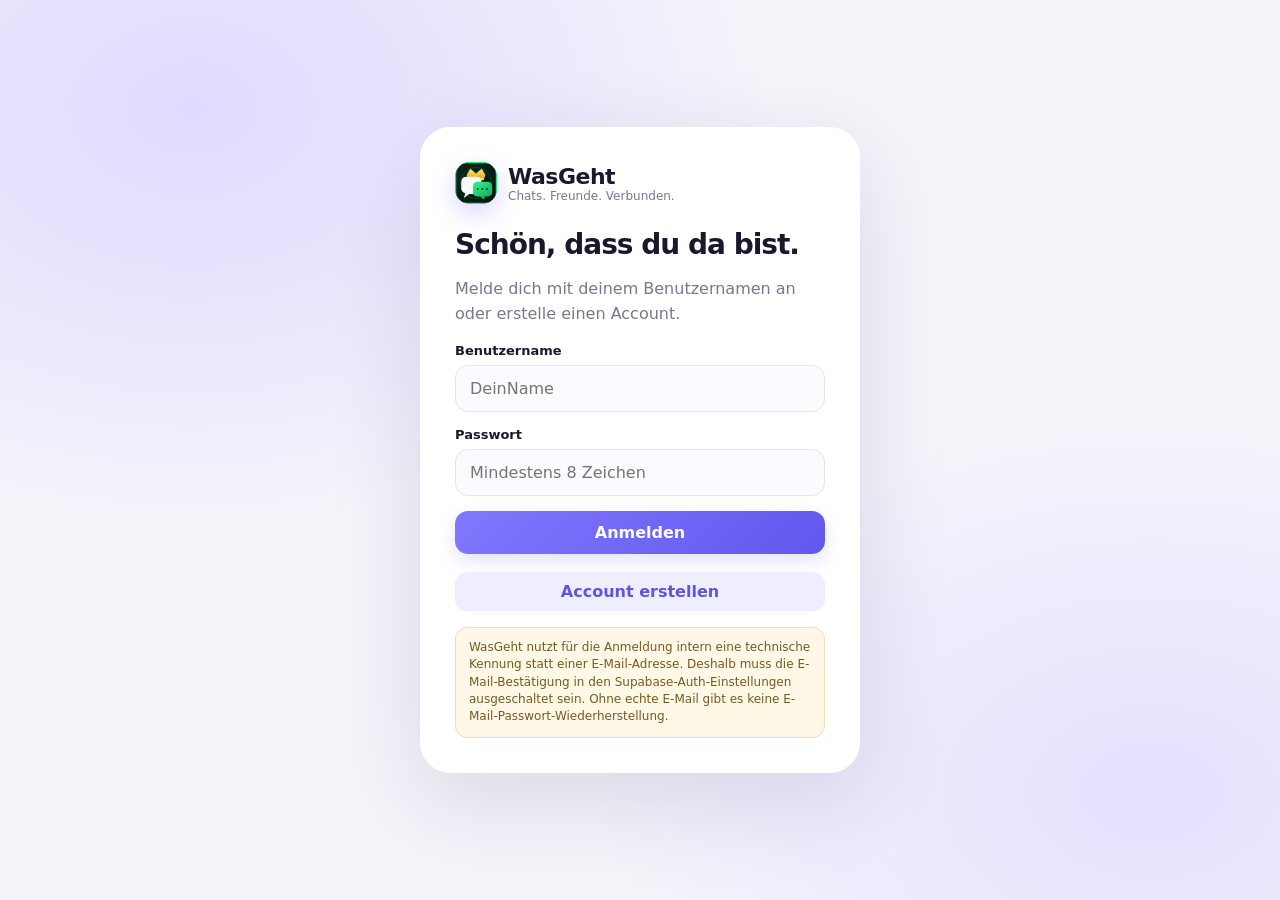
<file: index.html>
<!doctype html>
<html lang="de">
<head>
<meta charset="utf-8">
<meta name="viewport" content="width=device-width,initial-scale=1,viewport-fit=cover">
<meta name="theme-color" content="#17172b">
<meta name="description" content="WasGeht – Chats. Freunde. Verbunden.">
<link rel="icon" type="image/svg+xml" href="./icon.svg?v=4">
<link rel="apple-touch-icon" sizes="180x180" href="./icon.svg?v=4">
<meta name="apple-mobile-web-app-capable" content="yes">
<meta name="apple-mobile-web-app-title" content="WasGeht">
<link rel="manifest" href="./manifest.webmanifest">
<title>WasGeht – Chats. Freunde. Verbunden.</title>
<style>
:root{--green:#12845a;--green2:#19a875;--mint:#e9f7f0;--bg:#f5f8f6;--ink:#14231d;--muted:#73827a;--line:#e4ece7;--white:#fff;--shadow:0 16px 50px rgba(17,63,43,.09)}
*{box-sizing:border-box}html,body{margin:0;min-height:100%;font-family:Inter,ui-sans-serif,system-ui,-apple-system,BlinkMacSystemFont,"Segoe UI",sans-serif;background:var(--bg);color:var(--ink)}button,input,textarea,select{font:inherit}button{cursor:pointer;border:0}.hidden{display:none!important}.muted{color:var(--muted)}.small{font-size:12px}.brand{display:flex;align-items:center;gap:11px;font-weight:850;letter-spacing:-.5px}.brand-mark{width:42px;height:42px;border-radius:15px;background:linear-gradient(145deg,#1bb77b,#08764e);display:grid;place-items:center;overflow:hidden;box-shadow:0 8px 18px #12845a33;flex:none}.brand-mark img{width:100%;height:100%;object-fit:cover}.brand-name{font-size:22px}.tagline{font-size:12px;color:var(--muted);font-weight:500;letter-spacing:0}
.auth-wrap{min-height:100vh;display:grid;place-items:center;padding:22px;background:radial-gradient(circle at 15% 15%,#d9f4e6,transparent 32%),radial-gradient(circle at 85% 80%,#dff4e9,transparent 30%),var(--bg)}.auth-card{width:min(440px,100%);background:white;border:1px solid var(--line);border-radius:28px;padding:30px;box-shadow:var(--shadow)}.auth-card h1{font-size:28px;letter-spacing:-1px;margin:24px 0 7px}.auth-card p{color:var(--muted);line-height:1.55}.field{display:grid;gap:7px;margin:15px 0}.field label{font-size:13px;font-weight:700}.field input,.field textarea,.searchbox{width:100%;border:1px solid var(--line);border-radius:13px;padding:13px 14px;outline:none;background:#fbfdfb;color:var(--ink)}.field input:focus,.field textarea:focus,.searchbox:focus{border-color:#69c59b;box-shadow:0 0 0 3px #19a87518}.primary{background:var(--green);color:#fff;border-radius:13px;padding:12px 17px;font-weight:750;transition:.15s}.primary:hover{background:#0d704b;transform:translateY(-1px)}.secondary{background:var(--mint);color:var(--green);border-radius:12px;padding:10px 13px;font-weight:700}.ghost{background:transparent;color:var(--muted);padding:9px 11px;border-radius:10px}.ghost:hover{background:#f0f6f2;color:var(--green)}.danger{background:#fff0ef;color:#bd3930;border-radius:11px;padding:9px 12px;font-weight:700}.auth-actions{display:flex;gap:9px;margin-top:18px}.auth-actions button{flex:1}.notice{background:#fff8e7;border:1px solid #f2dfb0;color:#735c23;padding:11px 13px;border-radius:12px;font-size:12px;line-height:1.45;margin-top:16px}.message{padding:10px 12px;border-radius:12px;background:#f0f8f3;color:#166b4b;font-size:13px;margin:12px 0}.error{background:#fff0ef;color:#a9322c}
#app{height:100dvh;display:grid;grid-template-columns:270px 340px minmax(0,1fr);gap:0;background:#fff;overflow:hidden}.rail{background:#fbfdfb;border-right:1px solid var(--line);display:flex;flex-direction:column;padding:20px 14px;min-width:0}.rail .brand{padding:2px 9px 22px}.nav{display:grid;gap:5px}.nav button{display:flex;align-items:center;gap:12px;padding:12px 13px;border-radius:13px;background:transparent;color:#65746c;text-align:left;font-weight:700}.nav button.active,.nav button:hover{background:var(--mint);color:var(--green)}.nav .ico{width:23px;text-align:center;font-size:18px}.rail-bottom{margin-top:auto;border-top:1px solid var(--line);padding:14px 7px 0;display:flex;align-items:center;gap:10px}.avatar{width:39px;height:39px;border-radius:50%;background:#d9f1e5;color:var(--green);display:grid;place-items:center;font-weight:850;flex:none;overflow:hidden}.avatar img{width:100%;height:100%;object-fit:cover}.user-mini{min-width:0;flex:1}.user-mini strong{display:block;white-space:nowrap;overflow:hidden;text-overflow:ellipsis;font-size:13px}.list-panel{border-right:1px solid var(--line);display:flex;flex-direction:column;min-width:0;background:#fff}.list-head{padding:22px 20px 14px}.list-head h2{margin:0 0 14px;font-size:22px;letter-spacing:-.7px}.list-content{overflow:auto;padding:4px 10px 20px}.list-item{display:flex;align-items:center;gap:11px;padding:12px;border-radius:15px;cursor:pointer}.list-item:hover,.list-item.selected{background:#edf8f1}.list-item .meta{min-width:0;flex:1}.list-item strong{display:block;font-size:14px;white-space:nowrap;overflow:hidden;text-overflow:ellipsis}.list-item p{margin:4px 0 0;font-size:12px;color:var(--muted);white-space:nowrap;overflow:hidden;text-overflow:ellipsis}.dot{width:9px;height:9px;border-radius:50%;background:#20b77b;display:inline-block;margin-right:5px}.main{display:flex;flex-direction:column;min-width:0;min-height:0;background:#f8fbf9;position:relative}.empty{height:100%;display:grid;place-items:center;text-align:center;padding:25px}.empty-mark{width:90px;height:90px;border-radius:30px;background:#e6f6ed;color:var(--green);display:grid;place-items:center;font-size:42px;margin:0 auto 20px}.empty h2{margin:0 0 7px;font-size:23px}.empty p{color:var(--muted);max-width:350px;line-height:1.5}.chat-head{height:76px;background:#fff;border-bottom:1px solid var(--line);display:flex;align-items:center;padding:12px 20px;gap:12px}.chat-head .head-meta{flex:1;min-width:0}.chat-head strong{display:block}.chat-head .muted{font-size:12px;margin-top:4px}.chat-actions{display:flex;gap:5px}.chat-actions button{font-size:18px}.messages{flex:1;overflow:auto;padding:24px clamp(14px,4vw,54px);display:flex;flex-direction:column;gap:10px}.bubble-row{display:flex;align-items:flex-end;gap:8px;max-width:min(78%,640px)}.bubble-row.mine{align-self:flex-end;flex-direction:row-reverse}.bubble{background:#fff;border:1px solid var(--line);padding:10px 13px;border-radius:16px 16px 16px 5px;box-shadow:0 2px 7px #12351d08;min-width:80px;overflow-wrap:anywhere}.mine .bubble{background:#dff5e8;border-color:#d2eddd;border-radius:16px 16px 5px 16px}.bubble .sender{font-size:11px;font-weight:800;color:var(--green);margin-bottom:4px}.bubble .body{font-size:14px;line-height:1.45;white-space:pre-wrap}.bubble .time{font-size:10px;color:#829087;text-align:right;margin-top:5px}.bubble img,.bubble video{max-width:260px;max-height:230px;border-radius:10px;display:block;margin:5px 0}.bubble audio{max-width:260px}.bubble-tools{display:flex;gap:3px;opacity:0;transition:.15s}.bubble-row:hover .bubble-tools{opacity:1}.bubble-tools button{background:white;border:1px solid var(--line);border-radius:8px;padding:4px 6px;font-size:12px}.composer{background:#fff;border-top:1px solid var(--line);padding:14px 20px;display:flex;gap:9px;align-items:flex-end}.composer textarea{flex:1;resize:none;max-height:120px;border:1px solid var(--line);border-radius:15px;padding:12px 14px;outline:none;background:#fbfdfb}.composer button{width:44px;height:44px;border-radius:14px}.section-view{padding:24px;overflow:auto}.section-view h2{margin:0 0 6px;font-size:24px;letter-spacing:-.7px}.section-view .intro{color:var(--muted);margin:0 0 20px}.card{background:white;border:1px solid var(--line);border-radius:17px;padding:16px;margin:12px 0;box-shadow:0 3px 10px #173d2806}.card-row{display:flex;align-items:center;gap:12px}.card-row .grow{flex:1;min-width:0}.card-row strong{display:block}.card-row p{margin:4px 0 0;color:var(--muted);font-size:12px}.actions{display:flex;gap:7px;flex-wrap:wrap;margin-top:12px}.pill{font-size:11px;background:#eff7f2;color:#39755a;padding:5px 8px;border-radius:30px}.status-grid{display:grid;grid-template-columns:repeat(auto-fill,minmax(180px,1fr));gap:12px}.status-card{background:linear-gradient(145deg,#e2f7eb,#f9fffb);border:1px solid #d8eee1;border-radius:18px;padding:17px;min-height:130px;position:relative}.status-menu{position:absolute;right:10px;top:9px;z-index:3}.status-menu summary{list-style:none;cursor:pointer;width:32px;height:32px;border-radius:9px;background:#ffffffd9;color:#52675c;display:grid;place-items:center;font-size:22px;font-weight:800}.status-menu summary::-webkit-details-marker{display:none}.status-menu-pop{position:absolute;right:0;top:35px;background:#fff;border:1px solid var(--line);border-radius:11px;padding:7px;box-shadow:0 8px 24px #102b1c24;min-width:130px}.status-menu-pop button{width:100%;text-align:left;border:0;cursor:pointer}.modal-backdrop{position:fixed;inset:0;background:#0b241a70;display:grid;place-items:center;padding:16px;z-index:10}.modal{background:white;width:min(460px,100%);border-radius:22px;padding:22px;box-shadow:var(--shadow);max-height:90dvh;overflow:auto}.modal h3{margin:0 0 14px}.modal-actions{display:flex;justify-content:flex-end;gap:8px;margin-top:15px}.call-overlay{position:fixed;inset:0;background:#071d14f2;z-index:20;color:white;display:flex;flex-direction:column;align-items:center;justify-content:center;padding:20px}.call-videos{display:flex;gap:12px;max-width:900px;width:100%;justify-content:center;flex-wrap:wrap}.call-videos video{width:min(42vw,380px);max-height:55vh;background:#193d2d;border-radius:20px;object-fit:cover}.group-call-videos{display:flex;flex-wrap:wrap;gap:12px;justify-content:center;width:min(1100px,100%);max-height:62vh;overflow:auto}.group-call-tile{position:relative;width:min(28vw,260px);min-width:145px;aspect-ratio:4/3;background:#193d2d;border-radius:16px;overflow:hidden}.group-call-tile video{width:100%;height:100%;object-fit:cover;background:#193d2d}.group-call-tile span{position:absolute;left:8px;bottom:8px;padding:4px 8px;border-radius:8px;background:#071d14c9;color:#fff;font-size:12px}.group-call-local{outline:2px solid #42c98d}.call-buttons{display:flex;gap:14px;margin-top:25px}.call-buttons button{border-radius:50%;width:58px;height:58px;font-size:22px;background:#244a38;color:white}.call-buttons .hang{background:#d94040}.toast{position:fixed;bottom:22px;left:50%;transform:translateX(-50%);background:#153c2b;color:white;padding:11px 16px;border-radius:12px;z-index:50;box-shadow:var(--shadow);font-size:13px;max-width:90vw}.mobile-top{display:none}.bubble-row{position:relative}.bubble{position:relative;padding:9px 12px}.bubble .body{font-weight:650}.bubble-menu-trigger{position:absolute;right:5px;top:5px;width:27px;height:27px;border-radius:8px;background:#ffffffd9;color:#60736a;font-size:19px;line-height:1}.bubble-menu{display:none;position:absolute;right:5px;top:34px;z-index:4;min-width:165px;padding:7px;background:#fff;border:1px solid var(--line);border-radius:12px;box-shadow:0 8px 28px #102b1c24}.bubble-menu.open{display:grid;gap:3px}.bubble-menu button{background:transparent;text-align:left;padding:8px 9px;border-radius:8px;font-size:12px;color:var(--ink)}.bubble-menu button:hover{background:var(--mint)}.bubble-menu .menu-close{color:#a13b35;border-top:1px solid var(--line);margin-top:3px}
@media(max-width:950px){#app{grid-template-columns:72px 290px minmax(0,1fr)}.rail{padding:17px 9px}.rail .brand{padding:0 5px 20px}.brand-name,.tagline,.nav .nav-label,.user-mini{display:none}.brand-mark{width:48px;height:48px}.nav button{justify-content:center;padding:13px 5px}.rail-bottom{justify-content:center}.list-head{padding:18px 14px 12px}}
@media(max-width:650px){#app{display:block;height:100dvh}.rail{position:fixed;z-index:5;bottom:0;left:0;right:0;height:66px;border-right:0;border-top:1px solid var(--line);padding:5px 9px;background:#fff}.rail .brand,.rail-bottom{display:none}.nav{display:flex;justify-content:space-around;align-items:center;height:100%}.nav button{flex:1;justify-content:center;display:grid;gap:0;padding:6px 2px;font-size:10px}.nav .ico{font-size:19px}.nav .nav-label{display:block;font-size:10px}.list-panel{height:calc(100dvh - 66px);border:0}.main{height:calc(100dvh - 66px)}#app.chat-open .list-panel{display:none}#app.chat-open .main{display:flex}.chat-head{height:66px;padding:10px 12px}.chat-actions{gap:0}.chat-actions button{padding:7px}.messages{padding:15px 12px}.bubble-row{max-width:90%}.composer{padding:9px 10px}.section-view{padding:18px 14px}.mobile-top{display:flex;align-items:center;gap:10px}.mobile-back{display:inline-block!important}.list-head h2{font-size:21px}.auth-card{padding:24px 20px}}

/* Querformat: Seitenleiste und Chatspalten bleiben nebeneinander sichtbar. */
@media (orientation:landscape) and (max-height:600px){
  #app{display:grid;height:100dvh;min-height:0;grid-template-columns:60px minmax(185px,27vw) minmax(0,1fr);overflow:hidden}
  .rail{position:relative;inset:auto;height:100%;padding:10px 6px;border-top:0;border-right:1px solid var(--line);display:flex;flex-direction:column}
  .rail .brand{display:none}
  .rail-bottom{display:none}
  .nav{display:flex;flex-direction:column;justify-content:flex-start;gap:5px;height:auto}
  .nav button{display:flex;justify-content:center;flex:0 0 auto;padding:10px 4px}
  .nav .nav-label{display:none}
  .nav .ico{font-size:19px}
  .list-panel{display:flex;height:100%;min-height:0;border-right:1px solid var(--line)}
  .list-head{padding:10px 12px 8px}
  .list-head h2{font-size:18px;margin-bottom:8px}
  .list-content{min-height:0;overflow:auto}
  .main{display:flex;height:100%;min-height:0}
  .chat-head{height:54px;min-height:54px;padding:6px 12px}
  .messages{padding:10px 14px;gap:7px}
  .composer{padding:7px 10px}
  .composer textarea{max-height:68px}
  .section-view{padding:12px 16px}
  .call-overlay{padding:8px 14px;overflow:auto}
  .call-overlay h2{margin:2px 0;font-size:20px}
  .call-overlay p{margin:3px 0 8px}
  .call-videos{flex-wrap:nowrap;align-items:center;max-height:55dvh}
  .call-videos video{width:min(38vw,340px);max-height:48dvh}
  .call-buttons{margin-top:10px;gap:10px}
  .call-buttons button{width:48px;height:48px}
}

/* iPhone/iPad Hochkant: Navigation dauerhaft sichtbar, auch als installierte Web-App. */
@media screen and (max-width:760px) and (orientation:portrait){
  #app{display:flex!important;flex-direction:column!important;height:100dvh;min-height:0;overflow:hidden}
  .rail{order:2!important;position:fixed!important;left:0!important;right:0!important;bottom:0!important;top:auto!important;width:100%!important;height:calc(68px + env(safe-area-inset-bottom))!important;padding:5px 8px calc(5px + env(safe-area-inset-bottom))!important;display:flex!important;z-index:100!important;background:#fff!important;border-top:1px solid var(--line)!important;border-right:0!important}
  .rail .brand,.rail-bottom{display:none!important}
  .nav{display:flex!important;flex-direction:row!important;justify-content:space-around!important;align-items:center!important;gap:2px!important;width:100%!important;height:100%!important}
  .nav button{display:flex!important;flex:1 1 0!important;flex-direction:column!important;align-items:center!important;justify-content:center!important;gap:3px!important;min-width:0!important;padding:5px 1px!important;font-size:10px!important}
  .nav .ico{display:block!important;font-size:19px!important;line-height:1.1!important}
  .nav .nav-label{display:block!important;font-size:9px!important;white-space:nowrap!important}
  .list-panel{order:0!important;flex:1 1 auto!important;width:100%!important;height:auto!important;min-height:0!important;overflow:auto!important;padding-bottom:calc(70px + env(safe-area-inset-bottom))!important}
  .main{order:1!important;flex:1 1 auto!important;width:100%!important;height:auto!important;min-height:0!important;padding-bottom:calc(68px + env(safe-area-inset-bottom))!important;overflow:hidden!important}
  #app.chat-open .list-panel{display:none!important}
  #app.chat-open .main{display:flex!important}
}
/* Touch + viewport repair */
html,body{height:100%;overflow:hidden}
#app,.main,.list-panel,.messages,.list-content{min-height:0}
.main{overflow:hidden}
.messages,.list-content,.section-view{overscroll-behavior:contain;-webkit-overflow-scrolling:touch;touch-action:pan-y}
.composer{flex:none;min-height:60px;position:relative;z-index:2}
.composer textarea{min-width:0;min-height:44px;max-height:140px;flex:1 1 auto;resize:none;user-select:text;-webkit-user-select:text;touch-action:pan-y;pointer-events:auto;font-size:16px;line-height:1.35}
.composer button{flex:0 0 42px;min-width:42px;min-height:42px;touch-action:manipulation}
@media (max-width:900px) and (orientation:portrait){#app{grid-template-columns:64px minmax(220px,34vw) minmax(0,1fr)}}
@media (max-width:760px) and (orientation:portrait){
 #app{display:block!important;position:relative!important;height:var(--wg-vh,100dvh)!important;min-height:0!important;overflow:hidden!important}
 .rail{position:fixed!important;left:0!important;right:0!important;bottom:0!important;top:auto!important;height:calc(66px + env(safe-area-inset-bottom))!important;padding-bottom:env(safe-area-inset-bottom)!important;z-index:100!important}
 .list-panel,.main{position:absolute!important;left:0!important;right:0!important;top:0!important;bottom:calc(66px + env(safe-area-inset-bottom))!important;width:auto!important;height:auto!important;min-height:0!important;max-height:none!important;overflow:hidden!important}
 .list-panel{display:flex!important}.main{display:none!important;flex-direction:column!important}
 #app.chat-open .list-panel{display:none!important}#app.chat-open .main{display:flex!important}
 .chat-head{flex:0 0 58px!important;height:58px!important;min-height:58px!important;padding:6px 9px!important}
 .chat-head .avatar{width:34px;height:34px}.chat-actions button{min-width:34px;padding:6px!important}
 .messages{display:flex!important;flex:1 1 0!important;min-height:0!important;overflow-y:auto!important;overflow-x:hidden!important;padding:12px 10px!important}
 .composer{display:flex!important;flex:0 0 auto!important;align-items:flex-end!important;gap:5px!important;padding:7px 7px max(8px,env(safe-area-inset-bottom))!important;background:#fff!important}
 .composer textarea{min-height:42px!important;max-height:110px!important;padding:10px!important}
 .composer button{width:38px!important;min-width:38px!important;height:42px!important;min-height:42px!important;padding:0!important}
 .bubble-row{max-width:94%!important}
}
@media (orientation:landscape) and (max-height:600px){
 #app{height:100dvh!important;min-height:0!important;overflow:hidden!important}
 .main{min-height:0!important;overflow:hidden!important}
 .messages{min-height:0!important;flex:1 1 0!important;overflow-y:auto!important;overscroll-behavior:contain!important}
 .composer{display:flex!important;flex:0 0 auto!important;min-height:54px!important;padding:5px 8px!important}
 .composer textarea{min-height:40px!important;max-height:72px!important;font-size:16px!important}
 .composer button{width:38px!important;min-width:38px!important;height:40px!important;min-height:40px!important}
}
.emoji-grid{display:grid;grid-template-columns:repeat(8,minmax(0,1fr));gap:5px}
.emoji-grid button{background:#f0f7f2;border-radius:10px;min-height:40px;font-size:22px}
@media(max-width:480px){.emoji-grid{grid-template-columns:repeat(6,minmax(0,1fr))}}
/* Premium call experience */
.call-overlay{background:radial-gradient(ellipse at 50% -10%,#1b6045 0%,#0b2118 48%,#06130e 100%);padding:clamp(10px,2.5vw,28px);overflow:auto;justify-content:center}
.call-shell{width:min(1180px,100%);min-height:min(760px,100%);display:flex;flex-direction:column;gap:14px;margin:auto}
.call-topbar{display:flex;align-items:center;justify-content:space-between;gap:12px;padding:6px 4px;color:#fff}
.call-brand{display:flex;align-items:center;gap:12px;min-width:0}
.call-brand-icon{width:46px;height:46px;border-radius:16px;display:grid;place-items:center;background:linear-gradient(145deg,#2de39a,#08784e);font-size:22px;font-weight:950;box-shadow:0 8px 28px #1bd58b35}
.call-topbar h2{font-size:clamp(18px,2.5vw,25px);margin:0;letter-spacing:-.5px}
.call-topbar p{font-size:13px;color:#a9c8b8;margin:5px 0 0}
.call-live{font-size:10px;letter-spacing:1.2px;color:#d4f8e6;background:#ffffff12;border:1px solid #ffffff20;border-radius:30px;padding:8px 11px;white-space:nowrap}
.call-live i{display:inline-block;width:7px;height:7px;background:#42e49a;border-radius:50%;margin-right:6px;box-shadow:0 0 12px #42e49a}
.call-stage{flex:1;min-height:220px;background:#071a12a8;border:1px solid #ffffff16;border-radius:26px;padding:clamp(8px,1.5vw,18px);box-shadow:0 20px 70px #0005}
.call-videos{width:100%;max-width:none;min-height:220px;height:100%;align-items:center;gap:14px;flex-wrap:wrap}
.call-videos>video{width:min(47%,540px);height:min(62vh,520px);max-height:none;min-height:180px;object-fit:cover;background:linear-gradient(145deg,#183d2c,#091a12);border:1px solid #ffffff24;border-radius:20px;box-shadow:0 10px 35px #0004}
.call-videos>audio{display:none}
.group-call-videos{display:grid;grid-template-columns:repeat(auto-fit,minmax(min(100%,230px),1fr));align-content:center;gap:14px;width:100%;max-width:none;max-height:none;overflow-y:auto;padding:4px}
.group-call-tile{width:100%;min-width:0;aspect-ratio:16/10;border:1px solid #ffffff24;background:linear-gradient(145deg,#183d2c,#091a12);border-radius:20px;box-shadow:0 10px 35px #0004}
.group-call-tile video{width:100%;height:100%;object-fit:cover}
.group-call-tile video[hidden]{display:none}
.group-call-tile span{left:12px;bottom:12px;padding:7px 11px;border:1px solid #ffffff20;border-radius:10px;background:#06150fcf;font-size:12px;font-weight:700}
.call-footer{display:flex;justify-content:center;align-items:center;gap:clamp(12px,4vw,38px);padding:8px 10px 4px}
.call-control{display:grid;justify-items:center;gap:6px;color:#b7d2c4;font-size:11px}
.call-control button{width:54px;height:54px;border-radius:18px;background:#ffffff18;border:1px solid #ffffff22;color:#fff;font-size:21px;box-shadow:0 5px 18px #0003}
.call-control button:hover{background:#ffffff2c}
.call-control button.control-off{background:#9d3540;border-color:#f17c83}
.call-control .hang{background:#df424b;border-color:#ff7b81}
.call-control .hang:hover{background:#c72d39}
@media(max-width:650px){.call-overlay{padding:10px}.call-shell{gap:9px}.call-stage{border-radius:18px;padding:7px}.call-videos{min-height:180px;gap:8px}.call-videos>video{width:100%;height:min(38vh,310px);min-height:145px}.group-call-videos{grid-template-columns:repeat(auto-fit,minmax(145px,1fr));gap:8px}.group-call-tile{border-radius:14px}.call-footer{gap:clamp(8px,3vw,20px)}.call-control button{width:48px;height:48px;border-radius:16px}.call-control span{font-size:10px}}
@media(orientation:landscape) and (max-height:600px){.call-overlay{padding:7px 14px}.call-shell{min-height:0;gap:5px}.call-topbar{padding:0}.call-brand-icon{width:35px;height:35px;border-radius:11px}.call-topbar h2{font-size:17px}.call-topbar p{font-size:11px;margin-top:2px}.call-stage{min-height:0;padding:6px;border-radius:15px}.call-videos{min-height:0;flex-wrap:nowrap}.call-videos>video{width:min(44%,480px);height:48vh;min-height:120px}.group-call-videos{grid-template-columns:repeat(auto-fit,minmax(150px,1fr));max-height:52vh}.group-call-tile{aspect-ratio:16/9}.call-footer{padding:0;gap:16px}.call-control{gap:2px}.call-control button{width:40px;height:40px;border-radius:13px;font-size:17px}}
</style>

<style id="wasgeht-2026-redesign">
:root{--green:#7068f5;--green2:#9b8cff;--mint:#eeedff;--bg:#f4f4fa;--ink:#19192d;--muted:#77778f;--line:#e7e6f1;--white:#fff;--shadow:0 22px 70px rgba(30,25,80,.12)}
html,body{background:var(--bg);color:var(--ink)}
.auth-wrap{background:radial-gradient(ellipse at 15% 12%,#dedbff 0,transparent 38%),radial-gradient(ellipse at 90% 88%,#e5e1ff 0,transparent 34%),#f4f4fa}
.auth-card{border:1px solid #ffffff;border-radius:30px;box-shadow:0 28px 90px rgba(42,35,104,.13);padding:34px}
.brand-mark{background:linear-gradient(145deg,#a69cff,#6257ed);box-shadow:0 9px 25px #766df344}
.primary{background:linear-gradient(135deg,#8178ff,#6257ed);box-shadow:0 7px 18px #6e63ee30}
.primary:hover{background:linear-gradient(135deg,#7168f2,#5549dc)}
.secondary{background:#efeeff;color:#5f56dc}
.field input,.field textarea,.searchbox,.composer textarea{background:#fafaff;border-color:#e6e4f4}
.field input:focus,.field textarea:focus,.searchbox:focus{border-color:#8c83ff;box-shadow:0 0 0 4px #8178ff20}
#app{background:#f8f8fc}
.rail{background:#19192e;border-right:0;color:#f5f4ff;padding:22px 15px}
.rail .brand{padding:2px 10px 28px}
.rail .tagline,.rail .muted,.rail .user-mini{color:#aaa9c7}
.rail .nav button{color:#b8b7d0;border-radius:13px}
.rail .nav button.active,.rail .nav button:hover{background:#343252;color:#fff}
.rail .nav button.active .ico{color:#aaa2ff}
.rail-bottom{border-color:#363550}
.rail-bottom .avatar{background:#38365b;color:#c7c2ff}
.list-panel{background:#fff;border-color:#ecebf4}
.list-head{padding:25px 21px 16px}
.list-head h2,.section-view h2{letter-spacing:-.9px}
.list-item{border-radius:14px}
.list-item:hover,.list-item.selected{background:#f0efff}
.list-item .avatar{background:#eeedff;color:#6259df}
.main{background:#f5f5fb}
.empty-mark{background:#eeedff;color:#6b62ed;border-radius:28px}
.chat-head,.composer{background:#fff;border-color:#e9e8f2}
.bubble{border-color:#ecebf4;box-shadow:0 4px 15px #24204d08}
.mine .bubble{background:#efeeff;border-color:#e4e1ff}
.bubble .sender{color:#6259df}
.card{border-color:#eae9f3;border-radius:19px;box-shadow:0 7px 24px #24204d08}
.pill{background:#efeeff;color:#6259df}
.status-card{background:linear-gradient(145deg,#efeeff,#fafaff);border-color:#e6e3ff}
.modal{border:1px solid #eceaf8;box-shadow:0 25px 90px #15132d40}
@media(max-width:850px){.rail{background:#19192e}.list-panel{background:#fff}.chat-head{background:#fff}.composer{background:#fff}}
</style>
</head>
<body>
<div id="auth" class="auth-wrap">
  <div class="auth-card">
    <div class="brand"><div class="brand-mark"><img src="./icon.svg?v=4" alt="WasGeht"></div><div><div class="brand-name">WasGeht</div><div class="tagline">Chats. Freunde. Verbunden.</div></div></div>
    <h1 id="authTitle">Schön, dass du da bist.</h1>
    <p id="authSubtitle">Melde dich mit deinem Benutzernamen an oder erstelle einen Account.</p>
    <div id="authMessage" class="message hidden"></div>
    <form id="authForm">
      <div class="field" id="usernameField"><label for="username">Benutzername</label><input id="username" autocomplete="username" minlength="3" maxlength="24" pattern="[A-Za-z0-9_]+" placeholder="DeinName" required></div>
      <div class="field"><label for="password">Passwort</label><input id="password" type="password" autocomplete="current-password" minlength="8" placeholder="Mindestens 8 Zeichen" required></div>
      <button class="primary" id="authSubmit" type="submit" style="width:100%">Anmelden</button>
    </form>
    <div class="auth-actions"><button class="secondary" id="toggleAuth" type="button">Account erstellen</button></div>
    <div class="notice">WasGeht nutzt für die Anmeldung intern eine technische Kennung statt einer E-Mail-Adresse. Deshalb muss die E-Mail-Bestätigung in den Supabase-Auth-Einstellungen ausgeschaltet sein. Ohne echte E-Mail gibt es keine E-Mail-Passwort-Wiederherstellung.</div>
  </div>
</div>
<div id="app" class="hidden">
  <aside class="rail">
    <div class="brand"><div class="brand-mark"><img src="./icon.svg?v=4" alt="WasGeht"></div><div><div class="brand-name">WasGeht</div><div class="tagline">Chats. Freunde. Verbunden.</div></div></div>
    <nav class="nav" id="nav">
      <button class="active" data-view="chats"><span class="ico">▣</span><span class="nav-label">Chats</span></button>
      <button data-view="contacts"><span class="ico">♙</span><span class="nav-label">Kontakte</span></button>
      <button data-view="groups"><span class="ico">◉</span><span class="nav-label">Gruppen</span></button>
      <button data-view="status"><span class="ico">◌</span><span class="nav-label">Status</span></button>
      <button data-view="profile"><span class="ico">⚙</span><span class="nav-label">Profil</span></button>
      <button data-view="admin" id="adminNav" class="hidden"><span class="ico">♛</span><span class="nav-label">Admin</span></button>
    </nav>
    <div class="rail-bottom"><div class="avatar" id="miniAvatar"><img src="./icon.svg?v=4" alt="WasGeht"></div><div class="user-mini"><strong id="miniName">Nutzer</strong><span class="muted small">Mein Konto</span></div><button class="ghost" id="logout" title="Abmelden">↪</button></div>
  </aside>
  <section class="list-panel" id="listPanel">
    <div class="list-head"><div class="mobile-top"><div class="brand-mark"><img src="./icon.svg?v=4" alt="WasGeht"></div><strong>WasGeht</strong></div><h2 id="listTitle">Chats</h2><input id="listSearch" class="searchbox" placeholder="Suchen …"></div>
    <div class="list-content" id="listContent"></div>
  </section>
  <main class="main" id="main">
    <div class="empty"><div><div class="empty-mark">✉</div><h2>Chats. Freunde. Verbunden.</h2><p>Wähle einen Chat aus oder starte eine neue Unterhaltung über deine Kontakte.</p></div></div>
  </main>
</div>
<div id="modalRoot"></div>
<div id="callOverlay" class="call-overlay hidden">
  <div class="call-shell">
    <header class="call-topbar"><div class="call-brand"><span class="call-brand-icon">W</span><div><h2 id="callTitle">Videoanruf</h2><p id="callState">Verbindung wird hergestellt …</p></div></div><span class="call-live"><i></i> LIVE</span></header>
    <div class="call-stage"><div class="call-videos"><video id="remoteVideo" autoplay playsinline></video><video id="localVideo" autoplay muted playsinline></video><audio id="remoteAudio" autoplay playsinline></audio><div id="groupCallVideos" class="group-call-videos hidden"></div></div></div>
    <footer class="call-footer"><div class="call-control"><button id="muteCall" title="Mikrofon stummschalten">🎙</button><span>Mikrofon</span></div><div class="call-control"><button id="cameraCall" title="Kamera ein-/ausschalten">📷</button><span>Kamera</span></div><div class="call-control"><button id="flipCameraCall" title="Kamera wechseln" class="hidden">🔄</button><span>Kamera drehen</span></div><div class="call-control"><button id="enableCallAudio" title="Ton aktivieren">🔊</button><span>Ton aktivieren</span></div><div class="call-control"><button class="hang" id="hangupCall" title="Anruf beenden">☎</button><span>Beenden</span></div></footer>
  </div>
</div>
<div id="toast" class="toast hidden"></div>
<script type="module">
import { createClient } from 'https://esm.sh/@supabase/supabase-js@2.57.0';
const SB_URL='https://xbefkwirfijxglgoogrn.supabase.co';
const SB_KEY='sb_publishable_3hsQ2uEpBBYOQ2rh44J2BQ_6mt9md6T';
const sb=createClient(SB_URL,SB_KEY);
const WG_VAPID_PUBLIC='BFBf2UgC3lcKaOMwgQNZylGP2oEJJcYTmlSuYL1QgPzrXpXtYziFpAoulb6MhVFGXE4wrn41uoD6FgdEUpznBGE';
function urlBase64ToUint8Array(s){const pad='='.repeat((4-s.length%4)%4);const raw=atob((s+pad).replace(/-/g,'+').replace(/_/g,'/'));return Uint8Array.from([...raw].map(ch=>ch.charCodeAt(0)))}
function isIOSDevice(){return /iPad|iPhone|iPod/.test(navigator.userAgent)||(navigator.platform==='MacIntel'&&navigator.maxTouchPoints>1)}
function isInstalledWebApp(){return window.matchMedia?.('(display-mode: standalone)').matches||navigator.standalone===true}
function showPushHelp(reason){
 const ios=isIOSDevice();
 let message=reason||'';
 if(ios&&!isInstalledWebApp())message='Bitte zuerst Safari öffnen, auf Teilen tippen und „Zum Home-Bildschirm“ wählen. Danach WasGeht über das neue Symbol öffnen und Push dort aktivieren.';
 else if(ios&&Notification.permission==='denied')message='Die Mitteilungen sind für WasGeht gesperrt. Öffne iPad-Einstellungen → Mitteilungen → WasGeht und aktiviere „Mitteilungen erlauben“. Danach WasGeht erneut öffnen.';
 else if(!message)message='Bitte erlaube Mitteilungen in den Browser- oder Geräteeinstellungen und versuche es erneut.';
 alert(message);
}
async function registerPush(){
 if(!('serviceWorker'in navigator)||!('PushManager'in window)||!('Notification'in window)){showPushHelp('Push wird von diesem Browser nicht unterstützt.');return false}
 if(isIOSDevice()&&!isInstalledWebApp()){showPushHelp();return false}
 let permission=Notification.permission;
 if(permission==='denied'){showPushHelp();return false}
 if(permission==='default')permission=await Notification.requestPermission();
 if(permission!=='granted'){showPushHelp('Die Mitteilungsanfrage wurde nicht erlaubt.');return false}
 const reg=await navigator.serviceWorker.ready;
 let sub=await reg.pushManager.getSubscription();
 const wantedKey=urlBase64ToUint8Array(WG_VAPID_PUBLIC);
 const currentKey=sub?.options?.applicationServerKey?new Uint8Array(sub.options.applicationServerKey):null;
 const keyMatches=!!currentKey&&currentKey.length===wantedKey.length&&currentKey.every((v,i)=>v===wantedKey[i]);
 if(sub&&!keyMatches){await sub.unsubscribe();sub=null}
 if(!sub)sub=await reg.pushManager.subscribe({userVisibleOnly:true,applicationServerKey:wantedKey});
 const {error}=await sb.from('wg_push_subscriptions').upsert({user_id:state.user.id,endpoint:sub.endpoint,subscription:sub.toJSON()},{onConflict:'user_id,endpoint'});
 if(error)throw error;
 toast('Push-Mitteilungen sind auf diesem Gerät eingerichtet.');
 return true;
}
async function sendPushForMessage(id){try{const {data,error}=await sb.functions.invoke('wg-send-push',{body:{message_id:id}});if(error){console.warn('Push-Zustellung:',error.message);toast('Nachricht gesendet, Push-Versand fehlgeschlagen: '+error.message);return}if(data?.error)toast('Push-Versand: '+data.error)}catch(e){console.warn('Push-Zustellung fehlgeschlagen',e);toast('Push-Versand fehlgeschlagen.')}}

const $=s=>document.querySelector(s);
const state={user:null,profile:null,view:'chats',conversation:null,conversations:[],messages:[],contacts:[],authMode:'login',realtime:null,call:null,callChannel:null,groupCall:null,groupCallChannel:null,replyTo:null,admin:false,profiles:[],showArchived:false,incomingCallChannel:null,pendingCallJoin:false};
function chatLocalKey(){return 'wg-chat-local-'+(state.user?.id||'guest')}
function getChatLocal(){try{return JSON.parse(localStorage.getItem(chatLocalKey())||'{}')}catch{return {}}}
function setChatLocal(data){try{localStorage.setItem(chatLocalKey(),JSON.stringify(data))}catch(e){toast('Lokale Chat-Einstellung konnte nicht gespeichert werden.')}}
function getChatLocalEntry(id){return getChatLocal()[id]||{}}
function hideMessageForMe(conversationId,messageId){const all=getChatLocal(),entry=all[conversationId]||{};entry.hiddenMessageIds=[...new Set([...(entry.hiddenMessageIds||[]),messageId])];all[conversationId]=entry;setChatLocal(all)}

const safe=s=>String(s??'').replace(/[&<>"']/g,c=>({'&':'&amp;','<':'&lt;','>':'&gt;','"':'&quot;',"'":'&#39;'}[c]));
const initials=s=>(s||'?').slice(0,1).toUpperCase();
function toast(t){const el=$('#toast');el.textContent=t;el.classList.remove('hidden');setTimeout(()=>el.classList.add('hidden'),3000)}
function showAuthMessage(t,err=false){const el=$('#authMessage');el.textContent=t;el.className='message'+(err?' error':'')}
function fakeEmail(u){return u.trim().toLowerCase()+'@login.wasgeht.invalid'}
function setAuthMode(mode){state.authMode=mode;$('#authTitle').textContent=mode==='login'?'Schön, dass du da bist.':'Erstelle deinen WasGeht-Account.';$('#authSubtitle').textContent=mode==='login'?'Melde dich mit deinem Benutzernamen an.':'Wähle einen Benutzernamen und ein sicheres Passwort.';$('#authSubmit').textContent=mode==='login'?'Anmelden':'Account erstellen';$('#toggleAuth').textContent=mode==='login'?'Account erstellen':'Zur Anmeldung';$('#password').autocomplete=mode==='login'?'current-password':'new-password';$('#authMessage').classList.add('hidden')}
$('#toggleAuth').addEventListener('click',()=>setAuthMode(state.authMode==='login'?'signup':'login'));
let authBusy=false;
window.addEventListener('error',e=>{if($('#auth')&&!$('#auth').classList.contains('hidden'))showAuthMessage('Die App konnte nicht vollständig starten: '+(e.message||'Unbekannter Fehler'),true)});
window.addEventListener('unhandledrejection',e=>{if($('#auth')&&!$('#auth').classList.contains('hidden'))showAuthMessage('Verbindungsfehler: '+(e.reason?.message||String(e.reason||'Bitte Seite neu laden.')),true)});
$('#authForm').addEventListener('submit',async e=>{
 e.preventDefault();if(authBusy)return;
 const username=$('#username').value.trim(),password=$('#password').value;
 if(!/^[A-Za-z0-9_]{3,24}$/.test(username)){showAuthMessage('Benutzername: 3–24 Zeichen, nur Buchstaben, Zahlen und _.',true);return}
 if(password.length<8){showAuthMessage('Bitte ein Passwort mit mindestens 8 Zeichen verwenden.',true);return}
 authBusy=true;const button=$('#authSubmit');button.disabled=true;button.textContent=state.authMode==='signup'?'Konto wird erstellt …':'Anmeldung läuft …';showAuthMessage('Bitte kurz warten …');
 try{
  if(state.authMode==='signup'){
   const {data,error}=await sb.auth.signUp({email:fakeEmail(username),password,options:{data:{username}}});
   if(error)throw error;
   if(!data.session){
    showAuthMessage('Supabase hat das Konto angelegt, aber noch keine Sitzung erstellt. Für diese Benutzername-Anmeldung muss „Confirm email“ im Supabase-Dashboard ausgeschaltet sein: Authentication → Providers → Email → Confirm email. Danach hier anmelden.',true);
    return;
   }
  }else{
   const {data,error}=await sb.auth.signInWithPassword({email:fakeEmail(username),password});
   if(error)throw error;
   if(!data.session)throw new Error('Keine Anmeldungssitzung erhalten. Bitte Supabase-E-Mail-Bestätigung prüfen.');
  }
  await boot();
  if(!state.user)throw new Error('Anmeldung war erfolgreich, aber das Nutzerprofil konnte nicht geladen werden.');
 }catch(err){
  const msg=err?.message||'Anmeldung fehlgeschlagen.';
  showAuthMessage(msg+(msg.toLowerCase().includes('fetch')?' Prüfe deine Internetverbindung und lade die Seite neu.':''),true);
 }finally{
  authBusy=false;button.disabled=false;button.textContent=state.authMode==='signup'?'Account erstellen':'Anmelden';
 }
});
sb.auth.onAuthStateChange((_event,session)=>{if(session&&!state.user&&!authBusy){setTimeout(()=>boot().catch(e=>showAuthMessage(e.message,true)),0)}else if(!session&&state.user){state.user=null;state.profile=null;state.conversation=null;if(state.globalChannel)sb.removeChannel(state.globalChannel);state.globalChannel=null;$('#app').classList.add('hidden');$('#auth').classList.remove('hidden')}});
let bootPromise=null;
async function boot(){
 if(bootPromise)return bootPromise;
 bootPromise=(async()=>{state.booting=true;
 try{
  const {data:{user},error:userError}=await sb.auth.getUser();if(userError)throw userError;if(!user)return;
  state.user=user;
  let {data:profile,error}=await sb.from('wg_profiles').select('*').eq('user_id',user.id).maybeSingle();if(error)throw error;
  if(!profile){const uname=user.user_metadata?.username||user.email.split('@')[0];const ins=await sb.from('wg_profiles').insert({user_id:user.id,username:uname}).select().single();if(ins.error)throw ins.error;profile=ins.data}
  if(profile.is_banned){await sb.auth.signOut();state.user=null;throw new Error('Dieses Konto ist gesperrt.')}
  state.profile=profile;const {data:adm,error:adminError}=await sb.from('wg_admins').select('user_id').eq('user_id',user.id).maybeSingle();if(adminError)throw adminError;state.admin=!!adm;
  $('#auth').classList.add('hidden');$('#app').classList.remove('hidden');$('#miniName').textContent=profile.username;$('#miniAvatar').innerHTML=profile.avatar_path?'':'<img src="./icon.svg?v=4" alt="WasGeht">';
  if(profile.avatar_path){const {data:av}=await sb.storage.from('wg-media').createSignedUrl(profile.avatar_path,3600);if(av?.signedUrl)$('#miniAvatar').innerHTML='<img src="'+av.signedUrl+'" alt="">'}
  $('#adminNav').classList.toggle('hidden',!state.admin);await heartbeat();await loadView('chats');const queryParams=new URLSearchParams(location.search);const targetConversation=queryParams.get('conversation');state.pendingCallJoin=queryParams.get('call')==='1';if(targetConversation){await openConversation(targetConversation);history.replaceState({},'',location.pathname)}subscribeGlobal();if(!window.__wgHeartbeat)window.__wgHeartbeat=setInterval(heartbeat,45000);
 }catch(e){state.user=null;state.profile=null;$('#app').classList.add('hidden');$('#auth').classList.remove('hidden');throw e}finally{state.booting=false;bootPromise=null}
 })();
 return bootPromise;
}
async function heartbeat(){if(!state.user?.id)return;try{await sb.rpc('wg_heartbeat')}catch(e){console.warn('Heartbeat fehlgeschlagen:',e?.message||e)}}
$('#logout').addEventListener('click',async()=>{await sb.auth.signOut();location.reload()});
function subscribeGlobal(){if(!state.user?.id)return;if(state.globalChannel)sb.removeChannel(state.globalChannel);state.globalChannel=sb.channel('wg-global-'+state.user.id).on('postgres_changes',{event:'INSERT',schema:'public',table:'wg_friend_requests',filter:'receiver_id=eq.'+state.user.id},()=>{if(state.view==='contacts')loadView('contacts');toast('Neue Kontaktanfrage')}).on('postgres_changes',{event:'INSERT',schema:'public',table:'wg_group_join_requests'},()=>{if(state.view==='groups')loadView('groups')}).on('postgres_changes',{event:'INSERT',schema:'public',table:'wg_messages'},async payload=>{const m=payload.new;if(!m||m.sender_id===state.user.id)return;const muted=(await sb.from('wg_conversation_settings').select('muted').eq('user_id',state.user.id).eq('conversation_id',m.conversation_id).maybeSingle()).data?.muted;if(muted)return;if(state.conversation?.id!==m.conversation_id){toast('Neue Nachricht erhalten');if(document.hidden&&'Notification'in window&&Notification.permission==='granted'){const reg=await navigator.serviceWorker?.ready;const {data:sender}=await sb.from('wg_profiles').select('username').eq('user_id',m.sender_id).maybeSingle();const {data:conv}=await sb.from('wg_conversations').select('title,kind').eq('id',m.conversation_id).maybeSingle();reg?.showNotification(sender?.username||'WasGeht',{body:(conv?.kind==='group'?(conv.title||'Gruppe')+' · ':'')+(m.body||'Du hast einen Anhang erhalten.'),icon:'./icon.svg',badge:'./icon.svg',tag:'wg-'+m.conversation_id,timestamp:m.created_at?new Date(m.created_at).getTime():Date.now(),data:{url:'/?conversation='+encodeURIComponent(m.conversation_id)}})}}}).subscribe()}
$('#nav').addEventListener('click',e=>{const b=e.target.closest('button[data-view]');if(!b)return;loadView(b.dataset.view)});
function setNav(view){$('#nav').querySelectorAll('button').forEach(b=>b.classList.toggle('active',b.dataset.view===view))}
function titleFor(view){return ({chats:'Chats',contacts:'Kontakte',groups:'Gruppen',status:'Status',profile:'Profil',admin:'Admin'})[view]||'WasGeht'}
let viewLoadToken=0;
async function loadView(view){if(!state.user?.id){$('#app').classList.add('hidden');$('#auth').classList.remove('hidden');showAuthMessage('Bitte melde dich erneut an.',true);return}const token=++viewLoadToken;state.view=view;state.conversation=null;state.replyTo=null;setNav(view);$('#listTitle').textContent=titleFor(view);$('#listSearch').value='';$('#app').classList.remove('chat-open');$('#main').innerHTML='<div class="empty"><div><div class="empty-mark">◌</div><h2>Wird geladen …</h2></div></div>';try{if(view==='chats')await loadChatList();else if(view==='contacts')await renderContacts();else if(view==='groups')await renderGroups();else if(view==='status')await renderStatuses();else if(view==='profile')await renderProfile();else if(view==='admin')await renderAdmin();if(token!==viewLoadToken)return;if(view!=='chats')$('#listContent').innerHTML=''}catch(e){if(token===viewLoadToken)$('#main').innerHTML='<div class="section-view"><p class="error">'+safe(e.message||'Laden fehlgeschlagen')+'</p></div>'}}
async function loadChatList(){
 const {data:members,error}=await sb.from('wg_conversation_members').select('conversation_id').eq('user_id',state.user.id);
 if(error){toast(error.message);return}
 const ids=(members||[]).map(x=>x.conversation_id);
 if(!ids.length){
  $('#listContent').innerHTML='<div class="card"><button class="secondary" id="toggleArchived">'+(state.showArchived?'Alle Chats':'Archivierte Chats')+'</button><p class="muted">Noch keine Chats. Füge Kontakte hinzu oder erstelle eine Gruppe.</p><button class="primary" onclick="window.wgGo(\'contacts\')">Kontakte finden</button></div>';
  $('#toggleArchived').onclick=()=>{state.showArchived=!state.showArchived;loadChatList()};return;
 }
 const [convRes,allMembers,latest,settings]=await Promise.all([
  sb.from('wg_conversations').select('*').in('id',ids),
  sb.from('wg_conversation_members').select('conversation_id,user_id').in('conversation_id',ids),
  sb.from('wg_messages').select('conversation_id,body,message_type,created_at').in('conversation_id',ids).order('created_at',{ascending:false}).limit(500),
  sb.from('wg_conversation_settings').select('*').eq('user_id',state.user.id)
 ]);
 state.conversations=convRes.data||[];
 const userIds=[...new Set((allMembers.data||[]).map(x=>x.user_id))];
 const prof=userIds.length?await sb.from('wg_profiles').select('user_id,username,last_seen').in('user_id',userIds):{data:[]};
 const pmap=Object.fromEntries((prof.data||[]).map(p=>[p.user_id,p]));
 const settingsMap=Object.fromEntries((settings.data||[]).map(x=>[x.conversation_id,x]));
 const lastMap={};(latest.data||[]).forEach(m=>{if(!lastMap[m.conversation_id])lastMap[m.conversation_id]=m});
 const visible=state.conversations.filter(c=>{if(!!settingsMap[c.id]?.archived!==state.showArchived)return false;const hiddenAt=settingsMap[c.id]?.hidden_at;const lastTime=lastMap[c.id]?.created_at||c.last_message_at||c.created_at;return !(hiddenAt&&new Date(lastTime).getTime()<=new Date(hiddenAt).getTime())}).sort((a,b)=>{
  const ap=settingsMap[a.id]?.pinned_at,bp=settingsMap[b.id]?.pinned_at;
  if(ap||bp)return (bp?new Date(bp).getTime():0)-(ap?new Date(ap).getTime():0);
  return new Date(lastMap[b.id]?.created_at||b.last_message_at||b.created_at)-new Date(lastMap[a.id]?.created_at||a.last_message_at||a.created_at);
 });
 $('#listContent').innerHTML='<div class="card" style="padding:10px;margin-bottom:12px"><button class="secondary" id="toggleArchived">'+(state.showArchived?'← Zurück zu Chats':'Archivierte Chats')+'</button></div>'+(visible.length?visible.map(c=>{
  const ms=(allMembers.data||[]).filter(x=>x.conversation_id===c.id),other=ms.find(x=>x.user_id!==state.user.id);
  const name=c.kind==='group'?c.title:(pmap[other?.user_id]?.username||'Einzelchat'),last=lastMap[c.id],st=settingsMap[c.id]||{};
  return '<div class="list-item" data-conv="'+c.id+'"><div class="avatar">'+(c.kind==='group'?'👥':safe(initials(name)))+'</div><div class="meta"><strong>'+safe(name)+(st.pinned_at?' 📌':'')+'</strong><p>'+(last?safe(last.body||'Anhang'):c.kind==='group'?'Gruppe':'Noch keine Nachrichten')+(st.muted?' · 🔕':'')+'</p></div><span class="pill">'+(c.kind==='group'?'Gruppe':'Chat')+'</span></div>'
 }).join(''):'<div class="empty"><div><strong>'+(state.showArchived?'Archiv ist leer':'Keine Chats hier')+'</strong></div></div>');
 $('#toggleArchived').onclick=()=>{state.showArchived=!state.showArchived;loadChatList()};
 $('#listContent').querySelectorAll('[data-conv]').forEach(el=>el.addEventListener('click',()=>openConversation(el.dataset.conv)));
}
async function openConversation(id){const c=state.conversations.find(x=>x.id===id)||(await sb.from('wg_conversations').select('*').eq('id',id).single()).data;if(!c)return;state.conversation=c;$('#app').classList.add('chat-open');const members=await sb.from('wg_conversation_members').select('user_id,role').eq('conversation_id',id);const other=(members.data||[]).find(x=>x.user_id!==state.user.id);const op=other?(await sb.from('wg_profiles').select('username,last_seen').eq('user_id',other.user_id).maybeSingle()).data:null;const title=c.kind==='group'?c.title:(op?.username||'Einzelchat');const {data:groupAvatarData}=c.kind==='group'&&c.avatar_path?await sb.storage.from('wg-media').createSignedUrl(c.avatar_path,3600):{data:null};const avatarMarkup=c.kind==='group'?(groupAvatarData?.signedUrl?'<img src="'+safe(groupAvatarData.signedUrl)+'" alt="">':'👥'):safe(initials(title));const online=op?.last_seen&&Date.now()-new Date(op.last_seen).getTime()<90000;$('#main').innerHTML='<div class="chat-head"><button class="ghost mobile-back" style="display:none" id="backChats">‹</button><div class="avatar">'+avatarMarkup+'</div><div class="head-meta"><strong>'+safe(title)+'</strong><div class="muted">'+(c.kind==='group'?'Gruppe · '+(members.data||[]).length+' Mitglieder':(online?'<span class="dot"></span>Online':'Offline'))+'</div></div><div class="chat-actions">'+(c.kind==='dm'?'<button class="ghost" id="voiceCall" title="Sprachanruf">📞</button><button class="ghost" id="videoCall" title="Videoanruf">▣</button>':'<button class="ghost" id="groupVoiceCall" title="Gruppen-Sprachanruf">📞</button><button class="ghost" id="groupVideoCall" title="Video-Gruppenanruf">▣</button><button class="ghost" id="groupInfo" title="Gruppeninfo">ⓘ</button>')+'<button class="ghost" id="chatMore" title="Mehr">⋯</button></div></div><div class="messages" id="messages"></div><div class="composer"><button class="ghost" id="recordVoice" title="Sprachnachricht aufnehmen">🎙</button><button class="ghost" id="emojiButton" title="Emoji einfügen">😊</button><button class="ghost" id="attach" title="Bild oder Datei senden">＋</button><input id="fileInput" type="file" accept="image/*,video/mp4,video/webm,audio/*" class="hidden"><textarea id="messageInput" rows="1" inputmode="text" enterkeyhint="send" autocomplete="off" autocapitalize="sentences" placeholder="Nachricht schreiben …"></textarea><button class="primary" id="sendMessage" title="Senden">➤</button></div>';$('#backChats').addEventListener('click',()=>{$('#app').classList.remove('chat-open');loadView('chats')});$('#sendMessage').addEventListener('click',sendMessage);$('#messageInput').addEventListener('keydown',e=>{if(e.key==='Enter'&&!e.shiftKey){e.preventDefault();sendMessage()}});$('#emojiButton').addEventListener('click',chooseComposerEmoji);$('#attach').addEventListener('click',()=>$('#fileInput').click());$('#recordVoice').addEventListener('click',recordVoiceMessage);$('#fileInput').addEventListener('change',uploadMessageFile);if(c.kind==='group'){$('#groupInfo').addEventListener('click',()=>showGroupInfo(c));$('#groupVoiceCall').addEventListener('click',()=>startGroupCall(false));$('#groupVideoCall').addEventListener('click',()=>startGroupCall(true))}else{$('#voiceCall').addEventListener('click',()=>startCall(false));$('#videoCall').addEventListener('click',()=>startCall(true))}$('#chatMore').addEventListener('click',()=>showChatMore(c,other));await listenForCalls(id);await loadMessages();if(state.realtime)sb.removeChannel(state.realtime);state.realtime=sb.channel('wg-msg-'+id).on('postgres_changes',{event:'*',schema:'public',table:'wg_messages',filter:'conversation_id=eq.'+id},payload=>{loadMessages();}).subscribe()}
async function loadMessages(){
 if(!state.conversation)return;
 const {data,error}=await sb.from('wg_messages').select('*').eq('conversation_id',state.conversation.id).order('created_at',{ascending:true}).limit(250);
 if(error){toast(error.message);return}
 const {data:chatSetting}=await sb.from('wg_conversation_settings').select('cleared_at').eq('user_id',state.user.id).eq('conversation_id',state.conversation.id).maybeSingle();const localEntry=getChatLocalEntry(state.conversation.id);state.messages=(data||[]).filter(m=>(!chatSetting?.cleared_at||new Date(m.created_at).getTime()>new Date(chatSetting.cleared_at).getTime())&&!(localEntry.hiddenMessageIds||[]).includes(m.id));
 const ids=[...new Set(state.messages.map(m=>m.sender_id))];
 const [profiles,pinRows,reactionRows]=await Promise.all([
  ids.length?sb.from('wg_profiles').select('user_id,username').in('user_id',ids):Promise.resolve({data:[]}),
  sb.from('wg_message_pins').select('message_id,pinned_by,created_at').eq('conversation_id',state.conversation.id).order('created_at',{ascending:false}),
  state.messages.length?sb.from('wg_reactions').select('message_id,user_id,emoji').in('message_id',state.messages.map(m=>m.id)):Promise.resolve({data:[]})
 ]);
 const pmap=Object.fromEntries((profiles.data||[]).map(p=>[p.user_id,p.username]));
 const reactionMap={};(reactionRows.data||[]).forEach(r=>{(reactionMap[r.message_id]??=[]).push(r)});
 const receiptRows=state.messages.length?(await sb.from('wg_message_receipts').select('message_id,delivered_at,read_at,user_id').in('message_id',state.messages.map(m=>m.id)).neq('user_id',state.user.id)).data||[]:[];
 const receiptMap=Object.fromEntries(receiptRows.map(r=>[r.message_id,r]));
 const mediaUrls={};const mediaPaths=[...new Set(state.messages.map(m=>m.media_path).filter(Boolean))];if(mediaPaths.length){const {data:signedRows,error:signedError}=await sb.storage.from('wg-media').createSignedUrls(mediaPaths,3600);if(signedError)console.warn('Medienlinks konnten nicht geladen werden:',signedError.message);for(const row of signedRows||[]){if(row.signedUrl)for(const m of state.messages)if(m.media_path===row.path)mediaUrls[m.id]=row.signedUrl}}
 const pinnedIds=(pinRows.data||[]).map(x=>x.message_id);
 const pinnedMessages=pinnedIds.length?(await sb.from('wg_messages').select('id,body,sender_id,deleted_at').in('id',pinnedIds)).data||[]:[];
 const pinnedNames=pinnedMessages.length?(await sb.from('wg_profiles').select('user_id,username').in('user_id',[...new Set(pinnedMessages.map(m=>m.sender_id))])).data||[]:[];
 const pinnedMap=Object.fromEntries(pinnedNames.map(p=>[p.user_id,p.username]));
 const banner=pinnedMessages.length?'<div class="card" style="margin:10px 12px;padding:10px"><strong>📌 Angeheftete Nachrichten</strong>'+pinnedMessages.map(m=>'<div class="card-row"><span class="grow">'+safe(pinnedMap[m.sender_id]||'Nutzer')+': '+safe(m.deleted_at?'Nachricht gelöscht':m.body||'Anhang')+'</span><button class="ghost" data-unpin="'+m.id+'">Lösen</button></div>').join('')+'</div>':'';
 const el=$('#messages');const atBottom=el.scrollHeight-el.scrollTop-el.clientHeight<100;
 el.innerHTML=banner+state.messages.map(m=>{
  const mine=m.sender_id===state.user.id;let content=safe(m.body);
  if(m.deleted_at)content='<i class="muted">Nachricht gelöscht</i>';
  else if(m.message_type==='system'&&/^__WG_GROUP_CALL_INVITE_(VIDEO|AUDIO)__/.test(m.body||'')){const mode=m.body.includes('VIDEO')?'Video-Gruppenanruf':'Gruppen-Sprachanruf';content='👥 '+mode+' gestartet'+(!mine?' <button class="secondary" data-join-group-call="'+m.id+'">Beitreten</button>':'');}
  else if(m.message_type==='system'&&/^__WG_CALL_INVITE_(VIDEO|AUDIO)__/.test(m.body||'')){const mode=m.body.includes('VIDEO')?'Videoanruf':'Sprachanruf';content=mine?'<div>📞 '+mode+' · Warte auf Teilnehmer …</div>':'<div>📞 '+mode+' · Eingehender Anruf</div><button class="secondary" data-join-call="'+m.id+'">Beitreten</button>';
  }
  else if(m.media_path&&mediaUrls[m.id]){const u=mediaUrls[m.id];if(m.message_type==='image')content='<img src="'+u+'" alt="Bild">';else if(m.message_type==='video')content='<video controls src="'+u+'"></video>';else if(m.message_type==='audio')content='<audio controls src="'+u+'"></audio>'+(m.body?'<div>'+safe(m.body)+'</div>':'')}
  const clock=new Date(m.created_at).toLocaleTimeString('de-DE',{hour:'2-digit',minute:'2-digit'});
  const receipt=mine?(receiptMap[m.id]?.read_at?' · ✓✓ Gelesen':receiptMap[m.id]?.delivered_at?' · ✓✓ Zugestellt':' · ✓ Gesendet'):'';
  const time=clock+receipt;
  const pinned=pinnedIds.includes(m.id);
   const reactions=(reactionMap[m.id]||[]).reduce((out,r)=>{const same=(reactionMap[m.id]||[]).filter(x=>x.emoji===r.emoji).length;return out.includes('data-emoji="'+r.emoji+'"')?out:out+'<button class="ghost" data-react="'+m.id+'" data-emoji="'+safe(r.emoji)+'">'+safe(r.emoji)+' '+same+'</button>'},'');
   return '<div class="bubble-row '+(mine?'mine':'')+'"><div class="bubble">'+(!mine?'<div class="sender">'+safe(pmap[m.sender_id]||'Nutzer')+'</div>':'')+'<button class="bubble-menu-trigger" type="button" aria-label="Nachrichtenmenü" data-menu-toggle="'+m.id+'">⋮</button><div class="bubble-menu" id="bubble-menu-'+m.id+'">'+(mine&&!m.deleted_at?'<button data-edit="'+m.id+'">Bearbeiten</button><button data-delete="'+m.id+'">Für alle löschen</button>':'')+(!m.deleted_at?'<button data-delete-me="'+m.id+'">Für mich löschen</button>':'')+'<button data-add-reaction="'+m.id+'">Reaktion</button><button data-reply="'+m.id+'">Antworten</button>'+(!m.deleted_at?'<button data-forward="'+m.id+'">Weiterleiten</button><button data-pin="'+m.id+'">'+(pinned?'Anheften lösen':'Anheften')+'</button>':'')+'<button class="menu-close" data-menu-close="'+m.id+'">✕ Schließen</button></div><div class="body">'+content+'</div><div class="time">'+time+(m.edited_at?' · bearbeitet':'')+'</div>'+ (reactions?'<div class="actions">'+reactions+'</div>':'')+'</div></div>'
 }).join('');
  el.querySelectorAll('[data-menu-toggle]').forEach(b=>b.addEventListener('click',()=>{const menu=$('#bubble-menu-'+b.dataset.menuToggle);document.querySelectorAll('.bubble-menu.open').forEach(x=>{if(x!==menu)x.classList.remove('open')});menu?.classList.toggle('open')}));
  el.querySelectorAll('[data-menu-close]').forEach(b=>b.addEventListener('click',()=>$('#bubble-menu-'+b.dataset.menuClose)?.classList.remove('open')));
 el.querySelectorAll('[data-edit]').forEach(b=>b.addEventListener('click',()=>editMessage(b.dataset.edit)));
 el.querySelectorAll('[data-delete]').forEach(b=>b.addEventListener('click',()=>deleteMessage(b.dataset.delete)));
 el.querySelectorAll('[data-delete-me]').forEach(b=>b.addEventListener('click',()=>deleteMessageForMe(b.dataset.deleteMe)));
 el.querySelectorAll('[data-react]').forEach(b=>b.addEventListener('click',()=>reactMessage(b.dataset.react,b.dataset.emoji)));el.querySelectorAll('[data-add-reaction]').forEach(b=>b.addEventListener('click',()=>chooseReaction(b.dataset.addReaction)));
 el.querySelectorAll('[data-reply]').forEach(b=>b.addEventListener('click',()=>{state.replyTo=b.dataset.reply;$('#messageInput').placeholder='Antwort schreiben …';$('#messageInput').focus()}));
 el.querySelectorAll('[data-forward]').forEach(b=>b.addEventListener('click',()=>forwardMessage(b.dataset.forward)));
 el.querySelectorAll('[data-pin]').forEach(b=>b.addEventListener('click',()=>toggleMessagePin(b.dataset.pin)));
 el.querySelectorAll('[data-join-call]').forEach(b=>b.addEventListener('click',()=>joinCallInvite(b.dataset.joinCall)));
 el.querySelectorAll('[data-join-group-call]').forEach(b=>b.addEventListener('click',()=>joinGroupCall((state.messages.find(m=>m.id===b.dataset.joinGroupCall)?.body||'').includes('VIDEO'))));
 // Automatisch beitreten, sobald der Empfänger den Chat mit einer frischen Einladung geöffnet hat.
 const incomingInvite=[...state.messages].reverse().find(m=>m.sender_id!==state.user.id&&!m.deleted_at&&m.message_type==='system'&&/^__WG_CALL_INVITE_(VIDEO|AUDIO)__/.test(m.body||'')&&Date.now()-new Date(m.created_at).getTime()<120000);
 const incomingGroupInvite=[...state.messages].reverse().find(m=>m.sender_id!==state.user.id&&!m.deleted_at&&m.message_type==='system'&&/^__WG_GROUP_CALL_INVITE_(VIDEO|AUDIO)__/.test(m.body||'')&&Date.now()-new Date(m.created_at).getTime()<180000);
 if(state.pendingCallJoin&&state.conversation.kind==='group'&&incomingGroupInvite&&!state.groupCall){state.pendingCallJoin=false;joinGroupCall(incomingGroupInvite.body.includes('VIDEO')).catch(e=>console.warn('Gruppenanruf-Beitritt fehlgeschlagen',e))}
 else if(state.pendingCallJoin&&state.conversation.kind==='dm'&&incomingInvite&&!state.call&&autoJoiningInviteId!==incomingInvite.id){state.pendingCallJoin=false;autoJoiningInviteId=incomingInvite.id;joinCallInvite(incomingInvite.id).catch(e=>{autoJoiningInviteId=null;console.warn('Automatischer Anrufbeitritt fehlgeschlagen',e)})}

 el.querySelectorAll('[data-unpin]').forEach(b=>b.addEventListener('click',()=>toggleMessagePin(b.dataset.unpin)));
 if(atBottom)el.scrollTop=el.scrollHeight;
 markRead();
}
async function toggleMessagePin(id){
 const existing=await sb.from('wg_message_pins').select('message_id').eq('message_id',id).maybeSingle();
 let result;
 if(existing.data)result=await sb.from('wg_message_pins').delete().eq('message_id',id);
 else result=await sb.from('wg_message_pins').insert({message_id:id,conversation_id:state.conversation.id,pinned_by:state.user.id});
 if(result.error)toast(result.error.message);else loadMessages();
}
async function forwardMessage(id){
 const m=state.messages.find(x=>x.id===id);if(!m||m.deleted_at)return;
 const {data:members}=await sb.from('wg_conversation_members').select('conversation_id').eq('user_id',state.user.id);
 const ids=(members||[]).map(x=>x.conversation_id);
 const {data:convs}=ids.length?await sb.from('wg_conversations').select('id,kind,title').in('id',ids):{data:[]};
 const choices=(convs||[]).filter(c=>c.id!==state.conversation.id);
 if(!choices.length){toast('Du hast noch keinen anderen Chat.');return}
 const options=choices.map(c=>'<option value="'+c.id+'">'+safe(c.kind==='group'?c.title:'Einzelchat')+'</option>').join('');
 showModal('<div class="modal"><h3>Nachricht weiterleiten</h3><div class="field"><label>Chat auswählen</label><select id="forwardTarget">'+options+'</select></div><div class="modal-actions"><button class="ghost" id="cancelForward">Abbrechen</button><button class="primary" id="confirmForward">Weiterleiten</button></div></div>');
 $('#cancelForward').onclick=closeModal;
 $('#confirmForward').onclick=async()=>{
  const target=$('#forwardTarget').value;
  const {error}=await sb.from('wg_messages').insert({conversation_id:target,sender_id:state.user.id,body:m.body||'',message_type:m.message_type||'text',media_path:m.media_path||null,reply_to:null});
  if(error)toast(error.message);else toast('Nachricht weitergeleitet');
  closeModal();
 };
}
async function markRead(){const unread=state.messages.filter(m=>m.sender_id!==state.user.id);if(!unread.length)return;const now=new Date().toISOString();const rows=unread.map(m=>({message_id:m.id,user_id:state.user.id,delivered_at:now,read_at:now}));const {error}=await sb.from('wg_message_receipts').upsert(rows,{onConflict:'message_id,user_id'});if(error)console.warn('Lesebestätigung fehlgeschlagen:',error.message)}
async function sendMessage(){const input=$('#messageInput');const body=input.value.trim();if(!body||!state.conversation)return;input.value='';const payload={conversation_id:state.conversation.id,sender_id:state.user.id,body,message_type:'text',reply_to:state.replyTo};state.replyTo=null;input.placeholder='Nachricht schreiben …';const {data,error}=await sb.from('wg_messages').insert(payload).select('id').single();if(error){toast(error.message);input.value=body}else{loadMessages();sendPushForMessage(data.id)}}
async function editMessage(id){const m=state.messages.find(x=>x.id===id);const body=prompt('Nachricht bearbeiten:',m?.body||'');if(body===null)return;const {error}=await sb.from('wg_messages').update({body:body,edited_at:new Date().toISOString()}).eq('id',id);if(error)toast(error.message);else loadMessages()}
async function deleteMessage(id){if(!confirm('Nachricht für alle in diesem Chat löschen?'))return;const {error}=await sb.from('wg_messages').update({body:'',deleted_at:new Date().toISOString()}).eq('id',id);if(error)toast(error.message);else loadMessages()}
async function deleteMessageForMe(id){if(!confirm('Diese Nachricht nur für dich ausblenden? Andere sehen sie weiterhin.'))return;hideMessageForMe(state.conversation.id,id);loadMessages();toast('Nachricht nur für dich gelöscht.')}
async function reactMessage(id,emoji='❤️'){
 const {data:existing}=await sb.from('wg_reactions').select('message_id').eq('message_id',id).eq('user_id',state.user.id).eq('emoji',emoji).maybeSingle();
 const result=existing?await sb.from('wg_reactions').delete().eq('message_id',id).eq('user_id',state.user.id).eq('emoji',emoji):await sb.from('wg_reactions').insert({message_id:id,user_id:state.user.id,emoji});
 if(result.error)toast(result.error.message);else loadMessages();
}
function chooseComposerEmoji(){
 const emojis=['😀','😃','😄','😁','😆','🥹','😂','🤣','😊','😍','🥰','😘','😎','🤔','😭','😡','👍','👎','👏','🙏','❤️','💚','🔥','🎉','✨','💯','🥳','🤝','💪','🙌','💀','🤩','😴','🤗','😉','😇','😋','🤤','🤯','😮','😢','🫶','💬','🌹','☀️','🌈','🍀','⚽','🎮'];
 showModal('<div class="modal"><h3>Emoji auswählen</h3><div class="emoji-grid">'+emojis.map(e=>'<button type="button" data-compose-emoji="'+e+'">'+e+'</button>').join('')+'</div><div class="modal-actions"><button class="ghost" id="closeComposerEmoji">Schließen</button></div></div>');
 $('#closeComposerEmoji').onclick=closeModal;
 document.querySelectorAll('[data-compose-emoji]').forEach(b=>b.onclick=()=>{
  const input=$('#messageInput');const emoji=b.dataset.composeEmoji;const start=input.selectionStart??input.value.length;const end=input.selectionEnd??start;
  input.setRangeText(emoji,start,end,'end');input.focus();input.dispatchEvent(new Event('input',{bubbles:true}));closeModal();
 });
}
function chooseReaction(id){
 const emojis=['👍','❤️','😂','😮','😢','🙏','🔥','🎉'];
 showModal('<div class="modal"><h3>Reaktion auswählen</h3><div class="actions">'+emojis.map(e=>'<button class="secondary" data-pick-emoji="'+e+'">'+e+'</button>').join('')+'</div><div class="modal-actions"><button class="ghost" id="closeEmoji">Schließen</button></div></div>');
 $('#closeEmoji').onclick=closeModal;
 document.querySelectorAll('[data-pick-emoji]').forEach(b=>b.onclick=()=>{closeModal();reactMessage(id,b.dataset.pickEmoji)});
}
async function recordVoiceMessage(){
  if(state.recorder?.state==='recording'){state.recorder.stop();$('#recordVoice').textContent='🎙';return}
  if(!navigator.mediaDevices?.getUserMedia||!window.MediaRecorder){toast('Sprachnachrichten werden von diesem Browser nicht unterstützt.');return}
  try{
    const stream=await navigator.mediaDevices.getUserMedia({audio:true});
    const types=['audio/webm;codecs=opus','audio/ogg;codecs=opus','audio/webm'];
    const mime=types.find(t=>MediaRecorder.isTypeSupported(t));
    if(!mime){stream.getTracks().forEach(t=>t.stop());toast('Dieser Browser bietet kein unterstütztes Aufnahmeformat.');return}
    const chunks=[],recorder=new MediaRecorder(stream,{mimeType:mime});
    state.recorder=recorder;$('#recordVoice').textContent='⏹';
    recorder.ondataavailable=e=>{if(e.data.size)chunks.push(e.data)};
    recorder.onerror=()=>toast('Aufnahme fehlgeschlagen.');
    recorder.onstop=async()=>{
      stream.getTracks().forEach(t=>t.stop());$('#recordVoice').textContent='🎙';
      const blob=new Blob(chunks,{type:mime});if(!blob.size)return;
      if(blob.size>50*1024*1024){toast('Aufnahme ist zu groß.');return}
      const ext=mime.includes('ogg')?'ogg':'webm';
      const path=state.user.id+'/'+state.conversation.id+'/'+crypto.randomUUID()+'.'+ext;
      const up=await sb.storage.from('wg-media').upload(path,blob,{contentType:mime.split(';')[0],upsert:false});
      if(up.error){toast(up.error.message);return}
      const {data:msg,error}=await sb.from('wg_messages').insert({conversation_id:state.conversation.id,sender_id:state.user.id,body:'',message_type:'audio',media_path:path}).select('id').single();
      if(error)toast(error.message);else{toast('Sprachnachricht gesendet');loadMessages();sendPushForMessage(msg.id)}
    };
    recorder.start();toast('Aufnahme läuft – tippe erneut zum Beenden.');
  }catch(e){toast('Mikrofon nicht verfügbar: '+e.message)}
}
async function uploadMessageFile(e){const f=e.target.files?.[0];if(!f||!state.conversation)return;if(f.size>50*1024*1024){toast('Datei darf höchstens 50 MB groß sein.');return}const path=state.user.id+'/'+state.conversation.id+'/'+crypto.randomUUID()+'_'+f.name.replace(/[^A-Za-z0-9._-]/g,'_');const up=await sb.storage.from('wg-media').upload(path,f,{contentType:f.type,upsert:false});if(up.error){toast(up.error.message);return}const type=f.type.startsWith('image/')?'image':f.type.startsWith('video/')?'video':f.type.startsWith('audio/')?'audio':'file';const {data:msg,error}=await sb.from('wg_messages').insert({conversation_id:state.conversation.id,sender_id:state.user.id,body:f.name,message_type:type,media_path:path}).select('id').single();if(error)toast(error.message);else{loadMessages();sendPushForMessage(msg.id)}e.target.value=''}
async function showGroupInfo(c){
  const {data:members,error:memberError}=await sb.from('wg_conversation_members').select('user_id,role').eq('conversation_id',c.id);
  if(memberError){toast(memberError.message);return}
  const {data:requests}=await sb.from('wg_group_join_requests').select('*').eq('conversation_id',c.id).eq('status','pending');
  const memberList=members||[];
  const profiles=memberList.length?await sb.from('wg_profiles').select('user_id,username').in('user_id',memberList.map(x=>x.user_id)):{data:[]};
  const pmap=Object.fromEntries((profiles.data||[]).map(p=>[p.user_id,p.username]));
  const myMembership=memberList.find(m=>m.user_id===state.user.id);
  const canAdd=myMembership?.role==='owner';
  let html='<div class="modal"><h3>Gruppeninformationen</h3><div class="field"><label>Gruppenbild</label><input id="groupAvatarFile" type="file" accept="image/png,image/jpeg,image/webp,image/gif"></div><button class="secondary" id="uploadGroupAvatar">Gruppenbild hochladen</button><div class="field"><label>Gruppenname</label><input id="editGroupTitle" maxlength="60" value="'+safe(c.title)+'"></div><div class="field"><label>Beschreibung</label><textarea id="editGroupDesc" rows="3">'+safe(c.description||'')+'</textarea></div><div class="field"><label>Gruppe</label><div class="pill">'+(c.is_public?'Öffentlich':'Privat')+'</div></div><h4>Mitglieder ('+memberList.length+')</h4>'+memberList.map(m=>'<div class="card-row"><div class="avatar">'+safe(initials(pmap[m.user_id]||'?'))+'</div><div class="grow"><strong>'+safe(pmap[m.user_id]||'Nutzer')+'</strong><p>'+(m.role==='owner'?'Gruppen-Ersteller':'Mitglied')+'</p></div></div>').join('');
  if(canAdd){
    html+='<h4>Personen hinzufügen</h4><div class="field"><label>Benutzername suchen</label><input id="groupMemberSearch" placeholder="Namen eingeben …"></div><div id="groupMemberResults"><p class="muted small">Suche nach einem WasGeht-Benutzernamen.</p></div>';
  }
  if(requests?.length){html+='<h4>Beitrittsanfragen</h4>'+requests.map(r=>'<div class="card-row"><div class="grow">Anfrage von '+safe(r.requester_id.slice(0,8))+'</div><button class="primary" data-accept-join="'+r.id+'">Annehmen</button></div>').join('')}
  html+='<div class="modal-actions"><button class="danger" id="leaveGroup">Gruppe verlassen</button><button class="ghost" id="closeModal">Schließen</button><button class="primary" id="saveGroup">Speichern</button></div></div>';
  showModal(html);
  $('#closeModal').onclick=closeModal;
  if(canAdd){
    let searchTimer;
    $('#groupMemberSearch').addEventListener('input',()=>{
      clearTimeout(searchTimer);
      const q=$('#groupMemberSearch').value.trim();
      const box=$('#groupMemberResults');
      if(q.length<2){box.innerHTML='<p class="muted small">Mindestens 2 Zeichen eingeben.</p>';return}
      searchTimer=setTimeout(async()=>{
        const {data,error}=await sb.from('wg_profiles').select('user_id,username').ilike('username','%'+q+'%').neq('user_id',state.user.id).limit(15);
        if(error){box.textContent=error.message;return}
        const current=new Set(memberList.map(m=>m.user_id));
        const candidates=(data||[]).filter(p=>!current.has(p.user_id));
        box.innerHTML=candidates.map(p=>'<div class="card-row" style="padding:8px 0"><div class="avatar">'+safe(initials(p.username))+'</div><div class="grow"><strong>'+safe(p.username)+'</strong></div><button class="secondary" data-add-group-member="'+p.user_id+'">Hinzufügen</button></div>').join('')||'<p class="muted small">Keine passenden neuen Nutzer gefunden.</p>';
        box.querySelectorAll('[data-add-group-member]').forEach(b=>b.onclick=async()=>{
          b.disabled=true;b.textContent='Wird hinzugefügt …';
          const {error:addError}=await sb.rpc('wg_add_group_member',{p_conversation_id:c.id,p_user_id:b.dataset.addGroupMember});
          if(addError){toast(addError.message);b.disabled=false;b.textContent='Hinzufügen'}
          else{toast('Person zur Gruppe hinzugefügt');showGroupInfo(c)}
        });
      },250);
    });
  }
  $('#uploadGroupAvatar').onclick=async()=>{
    const file=$('#groupAvatarFile').files?.[0];if(!file){toast('Wähle zuerst ein Bild aus.');return}
    if(!file.type.startsWith('image/')||file.size>5*1024*1024){toast('Bitte ein Bild bis 5 MB auswählen.');return}
    const ext=(file.name.split('.').pop()||'jpg').toLowerCase().replace(/[^a-z0-9]/g,'');
    const path=state.user.id+'/groups/'+crypto.randomUUID()+'.'+ext;
    const up=await sb.storage.from('wg-media').upload(path,file,{contentType:file.type,upsert:false});
    if(up.error){toast(up.error.message);return}
    const {error}=await sb.from('wg_conversations').update({avatar_path:path}).eq('id',c.id);
    if(error)toast(error.message);else{c.avatar_path=path;toast('Gruppenbild gespeichert');closeModal();openConversation(c.id)}
  };
  $('#saveGroup').onclick=async()=>{
    const {error}=await sb.from('wg_conversations').update({title:$('#editGroupTitle').value.trim(),description:$('#editGroupDesc').value.trim()}).eq('id',c.id);
    if(error)toast(error.message);else{c.title=$('#editGroupTitle').value.trim();c.description=$('#editGroupDesc').value.trim();closeModal();openConversation(c.id);toast('Gruppe aktualisiert')}
  };
  $('#leaveGroup').onclick=async()=>{const {error}=await sb.rpc('wg_leave_group',{p_conversation_id:c.id});if(error)toast(error.message);else{closeModal();loadView('chats')}};
  document.querySelectorAll('[data-accept-join]').forEach(b=>b.onclick=async()=>{const {error}=await sb.rpc('wg_accept_group_request',{p_request_id:b.dataset.acceptJoin});if(error)toast(error.message);else{toast('Mitglied aufgenommen');showGroupInfo(c)}});
}
function showChatMore(c,other){
 const getSettings=async()=> (await sb.from('wg_conversation_settings').select('*').eq('user_id',state.user.id).eq('conversation_id',c.id).maybeSingle()).data||{};
 const getMember=async()=> (await sb.from('wg_conversation_members').select('role').eq('user_id',state.user.id).eq('conversation_id',c.id).maybeSingle()).data||{};
 const draw=async()=>{
  const [st,member]=await Promise.all([getSettings(),getMember()]);
  const canClearForAll=c.kind==='dm'||member.role==='owner';
  const html='<div class="modal"><h3>Chat-Einstellungen</h3><p class="muted">„Chat löschen“ entfernt ihn dauerhaft aus deiner Chatliste. „Für alle leeren“ löscht den Nachrichtenverlauf für alle Mitglieder.</p>'+
   '<div class="actions"><button class="secondary" id="clearChatForMe">Verlauf nur für mich leeren</button>'+(canClearForAll?'<button class="danger" id="clearChatForAll">Alle Nachrichten für alle löschen</button>':'')+'<button class="danger" id="deleteChatForMe">'+(c.kind==='group'?'Gruppe verlassen':'Chat komplett aus meiner Liste löschen')+'</button><button class="secondary" id="toggleArchive">'+(st.archived?'Aus Archiv holen':'Chat archivieren')+'</button><button class="secondary" id="togglePinChat">'+(st.pinned_at?'Chat lösen':'Chat oben anheften')+'</button><button class="secondary" id="toggleMute">'+(st.muted?'Benachrichtigungen einschalten':'Chat stummschalten')+'</button><button class="secondary" id="enableNotify">Push-Mitteilungen aktivieren</button>'+
   (other?'<button class="danger" id="blockUser">Kontakt blockieren</button>':'')+'</div><div class="modal-actions"><button class="ghost" id="closeModal">Schließen</button></div></div>';
  showModal(html);$('#closeModal').onclick=closeModal;
  $('#clearChatForMe').onclick=async()=>{if(!confirm('Den bisherigen Nachrichtenverlauf nur für dich leeren? Andere behalten ihre Nachrichten.'))return;const now=new Date().toISOString();const {error}=await sb.from('wg_conversation_settings').upsert({user_id:state.user.id,conversation_id:c.id,cleared_at:now},{onConflict:'user_id,conversation_id'});if(error){toast(error.message);return}closeModal();loadMessages();toast('Verlauf für dich geleert.')};
  if(canClearForAll)$('#clearChatForAll').onclick=async()=>{if(!confirm('Wirklich ALLE Nachrichten für ALLE Mitglieder in diesem Chat löschen? Diese Aktion kann nicht rückgängig gemacht werden.'))return;const {data,error}=await sb.rpc('wg_clear_conversation_messages',{p_conversation_id:c.id});if(error){toast(error.message);return}closeModal();await loadMessages();toast((data||0)+' Nachrichten für alle gelöscht.')};
  $('#deleteChatForMe').onclick=async()=>{
   if(c.kind==='group'){
    if(!confirm('Möchtest du diese Gruppe wirklich verlassen? Du wirst aus der Mitgliederliste entfernt.'))return;
    const {error}=await sb.rpc('wg_leave_group',{p_conversation_id:c.id});
    if(error){toast(error.message);return}
    closeModal();state.conversation=null;$('#app').classList.remove('chat-open');await loadView('chats');toast('Gruppe verlassen.');return;
   }
   if(!confirm('Diesen Chat komplett aus deiner Chatliste entfernen und den bisherigen Verlauf für dich ausblenden? Bei einer neuen Nachricht kann er wieder erscheinen. Andere behalten den Chat.'))return;
   const now=new Date().toISOString();const {error}=await sb.from('wg_conversation_settings').upsert({user_id:state.user.id,conversation_id:c.id,cleared_at:now,hidden_at:now},{onConflict:'user_id,conversation_id'});
   if(error){toast(error.message);return}
   closeModal();state.conversation=null;$('#app').classList.remove('chat-open');await loadView('chats');toast('Chat aus deiner Liste gelöscht.')
  };
  $('#toggleArchive').onclick=async()=>{const {error}=await sb.from('wg_conversation_settings').upsert({user_id:state.user.id,conversation_id:c.id,archived:!st.archived},{onConflict:'user_id,conversation_id'});if(error)toast(error.message);else{closeModal();state.showArchived=false;loadView('chats')}};
  $('#togglePinChat').onclick=async()=>{const {error}=await sb.from('wg_conversation_settings').upsert({user_id:state.user.id,conversation_id:c.id,pinned_at:st.pinned_at?null:new Date().toISOString()},{onConflict:'user_id,conversation_id'});if(error)toast(error.message);else{toast(st.pinned_at?'Chat gelöst':'Chat angeheftet');draw()}};
  $('#toggleMute').onclick=async()=>{const {error}=await sb.from('wg_conversation_settings').upsert({user_id:state.user.id,conversation_id:c.id,muted:!st.muted},{onConflict:'user_id,conversation_id'});if(error)toast(error.message);else{toast(st.muted?'Benachrichtigungen aktiviert':'Chat stummgeschaltet');draw()}};
  $('#enableNotify').onclick=async()=>{try{const ok=await registerPush();if(ok){closeModal();loadView('profile')}}catch(e){toast('Push konnte nicht aktiviert werden: '+e.message)}};
  if(other)$('#blockUser').onclick=async()=>{const {error}=await sb.from('wg_blocks').upsert({blocker_id:state.user.id,blocked_id:other.user_id},{onConflict:'blocker_id,blocked_id'});if(error)toast(error.message);else{toast('Kontakt blockiert');closeModal();loadView('contacts')}};
 };
 draw();
}
function showModal(html){$('#modalRoot').innerHTML='<div class="modal-backdrop" id="backdrop">'+html+'</div>';$('#backdrop').addEventListener('click',e=>{if(e.target.id==='backdrop')closeModal()})}function closeModal(){$('#modalRoot').innerHTML=''}
async function renderContacts(){
 const renderToken=viewLoadToken;const main=$('#main');
 main.innerHTML='<div class="section-view"><h2>Kontakte</h2><p class="intro">Kontakte werden geladen …</p></div>';
 const timeout=(p,label)=>Promise.race([p,new Promise((_,reject)=>setTimeout(()=>reject(new Error(label+' dauert zu lange. Bitte Verbindung prüfen und erneut versuchen.')),12000))]);
 const results=await timeout(Promise.all([
  sb.from('wg_friend_requests').select('id,sender_id,receiver_id,status,created_at').eq('receiver_id',state.user.id).eq('status','pending'),
  sb.from('wg_friend_requests').select('id,sender_id,receiver_id,status,created_at').eq('sender_id',state.user.id).eq('status','pending'),
  sb.from('wg_friend_requests').select('id,sender_id,receiver_id,status').eq('status','accepted').or('sender_id.eq.'+state.user.id+',receiver_id.eq.'+state.user.id),
  sb.from('wg_blocks').select('blocked_id').eq('blocker_id',state.user.id)
 ]),'Kontakte');
 const [incoming,outgoing,accepted,blockRows]=results;
 for(const [label,res] of [['Eingehende Anfragen',incoming],['Ausgehende Anfragen',outgoing],['Kontakte',accepted],['Blockierte Nutzer',blockRows]])if(res.error)throw new Error(label+': '+res.error.message);
 const ids=[...new Set([...(incoming.data||[]).map(x=>x.sender_id),...(outgoing.data||[]).map(x=>x.receiver_id),...(accepted.data||[]).map(x=>x.sender_id===state.user.id?x.receiver_id:x.sender_id)])];
 const blocked=(blockRows.data||[]).map(x=>x.blocked_id);
 const allIds=[...new Set([...ids,...blocked])];
 const prof=allIds.length?await timeout(sb.from('wg_profiles').select('user_id,username,bio,last_seen').in('user_id',allIds),'Nutzerprofile'):{data:[],error:null};
 if(prof.error)throw new Error('Nutzerprofile: '+prof.error.message);
 const pmap=Object.fromEntries((prof.data||[]).map(p=>[p.user_id,p]));
 let html='<div class="section-view"><h2>Kontakte</h2><p class="intro">Finde Personen über ihren Benutzernamen.</p><div class="card"><div class="field"><label>Benutzername suchen</label><input id="peopleSearch" placeholder="Zum Beispiel Yusuf123"></div><div id="peopleResults"></div></div><h3>Kontaktanfragen</h3>';
 html+=(incoming.data||[]).map(r=>'<div class="card card-row"><div class="avatar">'+safe(initials(pmap[r.sender_id]?.username))+'</div><div class="grow"><strong>'+safe(pmap[r.sender_id]?.username||'Nutzer')+'</strong><p>möchte dein Kontakt sein</p></div><button class="primary" data-friend-accept="'+r.id+'">Annehmen</button><button class="ghost" data-friend-decline="'+r.id+'">Ablehnen</button></div>').join('')||'<p class="muted small">Keine neuen Anfragen.</p>';
 html+='<h3>Deine Kontakte</h3>';
 html+=(accepted.data||[]).map(r=>{const id=r.sender_id===state.user.id?r.receiver_id:r.sender_id,p=pmap[id];return '<div class="card card-row"><div class="avatar">'+safe(initials(p?.username))+'</div><div class="grow"><strong>'+safe(p?.username||'Nutzer')+'</strong><p>'+(p?.last_seen&&Date.now()-new Date(p.last_seen).getTime()<90000?'<span class="dot"></span>Online':'Offline')+'</p></div><button class="secondary" data-start-dm="'+id+'">Chat</button><button class="ghost" data-block="'+id+'">Blockieren</button></div>'}).join('')||'<p class="muted small">Noch keine Kontakte.</p>';
 if(blocked.length)html+='<h3>Blockiert</h3>'+blocked.map(id=>'<div class="card card-row"><div class="grow"><strong>'+safe(pmap[id]?.username||'Nutzer')+'</strong></div><button class="secondary" data-unblock="'+id+'">Entblockieren</button></div>').join('');
 if(renderToken!==viewLoadToken)return;html+='</div>';main.innerHTML=html;
 $('#peopleSearch').addEventListener('input',debounce(searchPeople,350));
 document.querySelectorAll('[data-friend-accept]').forEach(b=>b.onclick=async()=>{b.disabled=true;const {error}=await sb.rpc('wg_respond_friend_request',{p_request_id:b.dataset.friendAccept,p_accept:true});if(error){toast(error.message);b.disabled=false}else renderContacts()});
 document.querySelectorAll('[data-friend-decline]').forEach(b=>b.onclick=async()=>{b.disabled=true;const {error}=await sb.rpc('wg_respond_friend_request',{p_request_id:b.dataset.friendDecline,p_accept:false});if(error){toast(error.message);b.disabled=false}else renderContacts()});
 document.querySelectorAll('[data-start-dm]').forEach(b=>b.onclick=async()=>{b.disabled=true;const {data,error}=await sb.rpc('wg_create_dm',{p_other_user:b.dataset.startDm});if(error){toast(error.message);b.disabled=false}else{await loadView('chats');await openConversation(data)}});
 document.querySelectorAll('[data-block]').forEach(b=>b.onclick=async()=>{b.disabled=true;const {error}=await sb.from('wg_blocks').insert({blocker_id:state.user.id,blocked_id:b.dataset.block});if(error){toast(error.message);b.disabled=false}else renderContacts()});
 document.querySelectorAll('[data-unblock]').forEach(b=>b.onclick=async()=>{b.disabled=true;const {error}=await sb.from('wg_blocks').delete().eq('blocker_id',state.user.id).eq('blocked_id',b.dataset.unblock);if(error){toast(error.message);b.disabled=false}else renderContacts()});
}
let searchTimer;function debounce(fn,ms){return (...args)=>{clearTimeout(searchTimer);searchTimer=setTimeout(()=>fn(...args),ms)}}
async function searchPeople(){const q=$('#peopleSearch').value.trim();const box=$('#peopleResults');if(q.length<2){box.innerHTML='';return}const {data,error}=await sb.from('wg_profiles').select('user_id,username,bio,last_seen').ilike('username','%'+q+'%').neq('user_id',state.user.id).limit(12);if(error){box.textContent=error.message;return}box.innerHTML=(data||[]).map(p=>'<div class="card-row" style="padding:8px 0"><div class="avatar">'+safe(initials(p.username))+'</div><div class="grow"><strong>'+safe(p.username)+'</strong><p>'+(p.last_seen&&Date.now()-new Date(p.last_seen).getTime()<90000?'Online':'Offline')+'</p></div><button class="secondary" data-add-friend="'+p.user_id+'">Anfrage senden</button></div>').join('')||'<p class="muted small">Niemand gefunden.</p>';box.querySelectorAll('[data-add-friend]').forEach(b=>b.onclick=async()=>{const {error}=await sb.from('wg_friend_requests').insert({sender_id:state.user.id,receiver_id:b.dataset.addFriend});if(error)toast(error.message);else{b.disabled=true;b.textContent='Gesendet';toast('Anfrage gesendet')}})}
async function renderGroups(){
 const renderToken=viewLoadToken;const main=$('#main');main.innerHTML='<div class="section-view"><h2>Gruppen</h2><p class="intro">Gruppen werden geladen …</p></div>';
 const timeout=(p,label)=>Promise.race([p,new Promise((_,reject)=>setTimeout(()=>reject(new Error(label+' dauert zu lange. Bitte Verbindung prüfen und erneut versuchen.')),12000))]);
 const [groupRes,mineRes,reqRes]=await timeout(Promise.all([
  sb.from('wg_conversations').select('id,title,description,created_at,is_public').eq('kind','group').eq('is_public',true).order('created_at',{ascending:false}).limit(60),
  sb.from('wg_conversation_members').select('conversation_id').eq('user_id',state.user.id),
  sb.from('wg_group_join_requests').select('id,conversation_id,status,created_at').eq('requester_id',state.user.id).eq('status','pending')
 ]),'Gruppen');
 if(groupRes.error)throw new Error('Öffentliche Gruppen: '+groupRes.error.message);
 if(mineRes.error)throw new Error('Deine Gruppenmitgliedschaften: '+mineRes.error.message);
 if(reqRes.error)throw new Error('Beitrittsanfragen: '+reqRes.error.message);
 const own=new Set((mineRes.data||[]).map(x=>x.conversation_id));
 const html='<div class="section-view"><h2>Gruppen</h2><p class="intro">Finde öffentliche Gruppen oder erstelle deine eigene Gruppe.</p><button class="primary" id="newGroup">＋ Gruppe erstellen</button><div class="field"><label>Öffentliche Gruppen suchen</label><input id="groupSearch" placeholder="Gruppenname suchen …"></div><div id="groupResults">'+((groupRes.data||[]).map(g=>groupCard(g,own.has(g.id))).join('')||'<p class="muted">Aktuell gibt es keine öffentlichen Gruppen.</p>')+'</div><h3>Beitrittsanfragen</h3><div id="myGroupRequests">'+((reqRes.data||[]).map(r=>'<div class="card"><span class="muted small">Anfrage ausstehend · '+safe(r.conversation_id.slice(0,8))+'</span></div>').join('')||'<p class="muted small">Keine offenen Anfragen.</p>')+'</div></div>';
 if(renderToken!==viewLoadToken)return;main.innerHTML=html;$('#newGroup').onclick=createGroupDialog;
 $('#groupSearch').addEventListener('input',()=>{const q=$('#groupSearch').value.toLowerCase();$('#groupResults').querySelectorAll('[data-group-card]').forEach(el=>el.classList.toggle('hidden',!el.dataset.groupCard.includes(q)))});
 document.querySelectorAll('[data-join-group]').forEach(b=>b.onclick=async()=>{b.disabled=true;const {error}=await sb.from('wg_group_join_requests').insert({conversation_id:b.dataset.joinGroup,requester_id:state.user.id});if(error){toast(error.message);b.disabled=false}else{b.textContent='Anfrage gesendet';toast('Anfrage gesendet')}});
 document.querySelectorAll('[data-open-group]').forEach(b=>b.onclick=()=>openConversation(b.dataset.openGroup));
}
function groupCard(g,joined){return '<div class="card" data-group-card="'+safe((g.title||'').toLowerCase())+'"><div class="card-row"><div class="avatar">👥</div><div class="grow"><strong>'+safe(g.title)+'</strong><p>'+safe(g.description||'Keine Beschreibung')+'</p></div><span class="pill">Öffentlich</span></div><div class="actions">'+(joined?'<button class="secondary" data-open-group="'+g.id+'">Öffnen</button>':'<button class="primary" data-join-group="'+g.id+'">Anfrage senden</button>')+'</div></div>'}
function createGroupDialog(){showModal('<div class="modal"><h3>Neue Gruppe erstellen</h3><div class="field"><label>Gruppenname</label><input id="newGroupName" maxlength="60" placeholder="Meine Gruppe"></div><div class="field"><label>Beschreibung</label><textarea id="newGroupDescription" rows="3" placeholder="Worum geht es?"></textarea></div><label><input type="checkbox" id="newGroupPublic"> Öffentliche Gruppe</label><div class="modal-actions"><button class="ghost" id="cancelModal">Abbrechen</button><button class="primary" id="createGroupBtn">Erstellen</button></div></div>');$('#cancelModal').onclick=closeModal;$('#createGroupBtn').onclick=async()=>{const {data,error}=await sb.rpc('wg_create_group',{p_title:$('#newGroupName').value.trim(),p_description:$('#newGroupDescription').value.trim(),p_is_public:$('#newGroupPublic').checked});if(error)toast(error.message);else{closeModal();await loadView('chats');openConversation(data);toast('Gruppe erstellt')}}}
async function renderStatuses(){
  const {data,error}=await sb.from('wg_statuses').select('*').or('user_id.eq.'+state.user.id+',expires_at.gt.'+new Date().toISOString()).order('created_at',{ascending:false});
  const ids=[...new Set((data||[]).map(s=>s.user_id))];
  const prof=ids.length?await sb.from('wg_profiles').select('user_id,username').in('user_id',ids):{data:[]};
  const pmap=Object.fromEntries((prof.data||[]).map(p=>[p.user_id,p.username]));
  const mediaUrls={};
  for(const status of data||[]){if(status.media_path){const {data:u}=await sb.storage.from('wg-media').createSignedUrl(status.media_path,3600);if(u?.signedUrl)mediaUrls[status.id]=u.signedUrl}}
  $('#main').innerHTML='<div class="section-view"><h2>Status</h2><p class="intro">Texte, Fotos und Videos – sie verschwinden automatisch nach 24 Stunden.</p><div class="card"><div class="field"><label>Textstatus</label><textarea id="statusText" rows="2" maxlength="1000" placeholder="Was gibt es Neues?"></textarea></div><div class="field"><label>Oder Foto / Video hinzufügen</label><input id="statusMedia" type="file" accept="image/*,video/mp4,video/webm"></div><button class="primary" id="postStatus">Status teilen</button></div><div class="status-grid">'+(error?'<p>'+safe(error.message)+'</p>':(data||[]).map(st=>{const u=mediaUrls[st.id];let media='';if(u&&st.media_type==='image')media='<img src="'+u+'" alt="Statusbild" style="width:100%;max-height:260px;object-fit:cover;border-radius:12px;margin-top:8px">';if(u&&st.media_type==='video')media='<video controls src="'+u+'" style="width:100%;max-height:260px;border-radius:12px;margin-top:8px"></video>';return '<div class="status-card"><strong>'+safe(pmap[st.user_id]||'Nutzer')+'</strong><p>'+safe(st.body||'')+'</p>'+media+'<span class="small muted">'+new Date(st.created_at).toLocaleString('de-DE')+'</span>'+(st.user_id===state.user.id?'<details class="status-menu"><summary aria-label="Statusoptionen">⋮</summary><div class="status-menu-pop"><button class="danger" data-delete-status="'+st.id+'">Status löschen</button></div></details>':'')+'</div>'}).join(''))+'</div></div>';
  document.querySelectorAll('[data-delete-status]').forEach(b=>b.onclick=async()=>{if(!confirm('Diesen Status wirklich löschen?'))return;b.disabled=true;const target=(data||[]).find(x=>x.id===b.dataset.deleteStatus);if(target?.media_path){const removed=await sb.storage.from('wg-media').remove([target.media_path]);if(removed.error){toast('Mediendatei konnte nicht gelöscht werden: '+removed.error.message);b.disabled=false;return}}const {error}=await sb.from('wg_statuses').delete().eq('id',b.dataset.deleteStatus).eq('user_id',state.user.id);if(error){toast(error.message);b.disabled=false}else{toast('Status gelöscht');renderStatuses()}});
  $('#postStatus').onclick=async()=>{
    const body=$('#statusText').value.trim(), file=$('#statusMedia').files?.[0];
    if(!body&&!file){toast('Schreibe etwas oder wähle ein Foto/Video.');return}
    let media_path=null,media_type='text';
    if(file){
      if(file.size>50*1024*1024){toast('Datei darf höchstens 50 MB groß sein.');return}
      media_type=file.type.startsWith('image/')?'image':file.type.startsWith('video/')?'video':'text';
      if(media_type==='text'){toast('Bitte ein Foto oder MP4/WebM-Video auswählen.');return}
      const ext=(file.name.split('.').pop()||'bin').toLowerCase().replace(/[^a-z0-9]/g,'');
      media_path=state.user.id+'/statuses/'+crypto.randomUUID()+'.'+ext;
      const up=await sb.storage.from('wg-media').upload(media_path,file,{contentType:file.type,upsert:false});
      if(up.error){toast(up.error.message);return}
    }
    const {error}=await sb.from('wg_statuses').insert({user_id:state.user.id,body,media_path,media_type});
    if(error)toast(error.message);else{toast('Status veröffentlicht');renderStatuses()}
  };
}
async function renderProfile(){
  const p=state.profile;
  const {data:avatarData}=p.avatar_path?await sb.storage.from('wg-media').createSignedUrl(p.avatar_path,3600):{data:null};
  const avatar=avatarData?.signedUrl?'<img src="'+avatarData.signedUrl+'" alt="Profilbild">':safe(initials(p.username));
  $('#main').innerHTML='<div class="section-view"><h2>Dein Profil</h2><p class="intro">So sehen dich andere Nutzer auf WasGeht.</p><div class="card"><div class="card-row"><div class="avatar" id="profileAvatar">'+avatar+'</div><div class="grow"><strong>'+safe(p.username)+'</strong><p>Online / Offline wird automatisch angezeigt.</p></div></div><div class="field"><label>Profilbild</label><input id="avatarFile" type="file" accept="image/png,image/jpeg,image/webp,image/gif"></div><button class="secondary" id="uploadAvatar">Profilbild hochladen</button><div class="field"><label>Benutzername</label><input id="profileUsername" maxlength="24" value="'+safe(p.username)+'"></div><div class="field"><label>Bio</label><textarea id="profileBio" maxlength="160" rows="2">'+safe(p.bio||'')+'</textarea></div><div class="field"><label>Status / Info</label><input id="profileStatus" maxlength="80" value="'+safe(p.status_text||'')+'"></div><button class="primary" id="saveProfile">Profil speichern</button><div class="actions" style="margin-top:12px"><button class="secondary" id="changePassword">Passwort ändern</button><button class="secondary" id="profileNotifications">Benachrichtigungen …</button><button class="danger" id="deleteAccount">Account endgültig löschen</button></div></div><div class="card"><strong>Datenschutz</strong><p class="muted small">Private Einzelchats sind nur für die jeweiligen Chatmitglieder sichtbar. Der WasGeht-Admin kann Gruppen und deren Nachrichten verwalten und lesen, aber keine privaten Einzelchats.</p></div></div>';
  $('#uploadAvatar').onclick=async()=>{
    const file=$('#avatarFile').files?.[0];if(!file){toast('Wähle zuerst ein Bild aus.');return}
    if(!file.type.startsWith('image/')||file.size>5*1024*1024){toast('Bitte ein Bild bis 5 MB auswählen.');return}
    const ext=(file.name.split('.').pop()||'jpg').toLowerCase().replace(/[^a-z0-9]/g,'');
    const path=state.user.id+'/avatars/'+crypto.randomUUID()+'.'+ext;
    const up=await sb.storage.from('wg-media').upload(path,file,{contentType:file.type,upsert:false});
    if(up.error){toast(up.error.message);return}
    const {error}=await sb.rpc('wg_update_avatar',{p_avatar_path:path});
    if(error){toast(error.message);return}
    state.profile.avatar_path=path;
    const {data:u}=await sb.storage.from('wg-media').createSignedUrl(path,3600);
    if(u?.signedUrl){$('#profileAvatar').innerHTML='<img src="'+u.signedUrl+'" alt="Profilbild">';$('#miniAvatar').innerHTML='<img src="'+u.signedUrl+'" alt="">'}
    toast('Profilbild gespeichert');
  };
  $('#saveProfile').onclick=async()=>{
    const {error}=await sb.rpc('wg_update_profile',{p_username:$('#profileUsername').value.trim(),p_bio:$('#profileBio').value,p_status_text:$('#profileStatus').value});
    if(error)toast(error.message);else{state.profile={...state.profile,username:$('#profileUsername').value.trim(),bio:$('#profileBio').value,status_text:$('#profileStatus').value};$('#miniName').textContent=state.profile.username;if(!state.profile.avatar_path)$('#miniAvatar').textContent=initials(state.profile.username);toast('Profil gespeichert')}
  };
  $('#changePassword').onclick=async()=>{
    const password=prompt('Neues Passwort eingeben (mindestens 8 Zeichen):');
    if(password===null)return;
    if(password.length<8){toast('Das Passwort muss mindestens 8 Zeichen lang sein.');return}
    const {error}=await sb.auth.updateUser({password});
    if(error)toast(error.message);else toast('Passwort geändert');
  };
  const notificationButton=$('#profileNotifications');
  let pushActive=false;
  try{
    const reg=await navigator.serviceWorker?.ready;
    const sub=await reg?.pushManager?.getSubscription();
    const wanted=urlBase64ToUint8Array(WG_VAPID_PUBLIC);
    const current=sub?.options?.applicationServerKey?new Uint8Array(sub.options.applicationServerKey):null;
    const keyMatches=!!current&&current.length===wanted.length&&current.every((v,i)=>v===wanted[i]);
    const {data:stored}=await sb.from('wg_push_subscriptions').select('id').eq('user_id',state.user.id).eq('endpoint',sub?.endpoint||'').limit(1);
    pushActive=!!sub&&keyMatches&&!!stored?.length;
  }catch(e){console.warn('Push-Status konnte nicht geladen werden',e)}
  notificationButton.textContent=pushActive?'Benachrichtigungen deaktivieren':'Benachrichtigungen aktivieren';
  notificationButton.classList.toggle('danger',pushActive);
  notificationButton.onclick=async()=>{
    notificationButton.disabled=true;
    try{
      if(pushActive){
        const reg=await navigator.serviceWorker?.ready;
        const sub=await reg?.pushManager?.getSubscription();
        if(sub)await sub.unsubscribe();
        const {error}=await sb.from('wg_push_subscriptions').delete().eq('user_id',state.user.id).eq('endpoint',sub?.endpoint||'');
        if(error)throw error;
        pushActive=false;
        notificationButton.textContent='Benachrichtigungen aktivieren';
        notificationButton.classList.remove('danger');
        toast('Benachrichtigungen sind für dieses Gerät deaktiviert.');
      }else{
        if(!('Notification'in window)){toast('Dieser Browser unterstützt keine Benachrichtigungen.');return}
        const registered=await registerPush();
        if(!registered)return;
        const reg=await navigator.serviceWorker.ready;
        const sub=await reg.pushManager.getSubscription();
        const {data:stored}=await sb.from('wg_push_subscriptions').select('id').eq('user_id',state.user.id).eq('endpoint',sub?.endpoint||'').limit(1);
        pushActive=!!sub&&!!stored?.length;
        notificationButton.textContent=pushActive?'Benachrichtigungen deaktivieren':'Benachrichtigungen aktivieren';
        notificationButton.classList.toggle('danger',pushActive);
      }
    }catch(e){toast('Benachrichtigungen konnten nicht geändert werden: '+(e?.message||e))}
    finally{notificationButton.disabled=false}
  };
  $('#deleteAccount').onclick=async()=>{
    if(!confirm('Möchtest du deinen WasGeht-Account und deine Daten wirklich endgültig löschen? Diese Aktion kann nicht rückgängig gemacht werden.'))return;
    if(!confirm('Letzte Bestätigung: Account wirklich löschen?'))return;
    $('#deleteAccount').disabled=true;
    const {error}=await sb.functions.invoke('wg-delete-account',{method:'POST',body:{}});
    if(error){toast('Löschen fehlgeschlagen: '+error.message);$('#deleteAccount').disabled=false;return}
    await sb.auth.signOut();
    alert('Dein WasGeht-Account wurde gelöscht.');
    location.reload();
  };
}
async function renderAdmin(){if(!state.admin){$('#main').innerHTML='<div class="empty"><div><div class="empty-mark">♛</div><h2>Adminzugang nicht eingerichtet</h2><p>Der Account WasGehtAdminYusuf muss nach der Registrierung einmalig in der Supabase-Tabelle wg_admins freigeschaltet werden.</p></div></div>';return}const users=await sb.from('wg_profiles').select('*').order('created_at',{ascending:false});const groups=await sb.from('wg_conversations').select('*').eq('kind','group').order('created_at',{ascending:false});$('#main').innerHTML='<div class="section-view"><h2>Admin-Dashboard</h2><p class="intro">Konten und Gruppen verwalten. Private Einzelchats sind hier absichtlich nicht verfügbar.</p><h3>Accounts ('+(users.data||[]).length+')</h3>'+(users.data||[]).map(u=>'<div class="card card-row"><div class="avatar">'+safe(initials(u.username))+'</div><div class="grow"><strong>'+safe(u.username)+'</strong><p>'+(u.is_banned?'Gesperrt':'Aktiv')+'</p></div><button class="secondary" data-admin-edit="'+u.user_id+'">Verwalten</button></div>').join('')+'<h3>Gruppen ('+(groups.data||[]).length+')</h3>'+(groups.data||[]).map(g=>'<div class="card card-row"><div class="avatar">👥</div><div class="grow"><strong>'+safe(g.title)+'</strong><p>'+(g.is_public?'Öffentlich':'Privat')+'</p></div><button class="secondary" data-admin-join="'+g.id+'">Beitreten</button><button class="secondary" data-admin-group="'+g.id+'">Gruppe ansehen</button></div>').join('');document.querySelectorAll('[data-admin-edit]').forEach(b=>b.onclick=()=>adminEditUser(b.dataset.adminEdit,users.data.find(u=>u.user_id===b.dataset.adminEdit)));document.querySelectorAll('[data-admin-group]').forEach(b=>b.onclick=()=>adminViewGroup(b.dataset.adminGroup));document.querySelectorAll('[data-admin-join]').forEach(b=>b.onclick=async()=>{const {error}=await sb.rpc('wg_admin_join_group',{p_conversation_id:b.dataset.adminJoin});if(error)toast(error.message);else{toast('Admin ist der Gruppe beigetreten');renderAdmin()}})}
function adminEditUser(id,u){showModal('<div class="modal"><h3>Account verwalten</h3><div class="field"><label>Benutzername</label><input id="adminUsername" value="'+safe(u.username)+'"></div><label><input type="checkbox" id="adminBanned" '+(u.is_banned?'checked':'')+'> Account sperren</label><div class="modal-actions"><button class="ghost" id="closeModal">Abbrechen</button><button class="primary" id="adminSave">Speichern</button></div></div>');$('#closeModal').onclick=closeModal;$('#adminSave').onclick=async()=>{const {error}=await sb.rpc('wg_admin_update_profile',{p_user_id:id,p_username:$('#adminUsername').value.trim(),p_is_banned:$('#adminBanned').checked});if(error)toast(error.message);else{closeModal();renderAdmin()}}}
async function adminViewGroup(id){const {data:c}=await sb.from('wg_conversations').select('*').eq('id',id).single();const {data:msgs}=await sb.from('wg_messages').select('*').eq('conversation_id',id).order('created_at',{ascending:true}).limit(150);const ids=[...new Set((msgs||[]).map(m=>m.sender_id))];const prof=ids.length?await sb.from('wg_profiles').select('user_id,username').in('user_id',ids):{data:[]};const pmap=Object.fromEntries((prof.data||[]).map(p=>[p.user_id,p.username]));showModal('<div class="modal"><h3>Gruppe: '+safe(c?.title)+'</h3><p class="muted small">Gruppennachrichten · '+(msgs||[]).length+' angezeigt</p>'+((msgs||[]).map(m=>'<div class="card"><strong>'+safe(pmap[m.sender_id]||'Nutzer')+'</strong><p>'+safe(m.deleted_at?'Nachricht gelöscht':m.body)+'</p><span class="muted small">'+new Date(m.created_at).toLocaleString('de-DE')+'</span></div>').join('')||'<p class="muted">Keine Nachrichten.</p>')+'<div class="modal-actions"><button class="primary" id="closeModal">Schließen</button></div></div>');$('#closeModal').onclick=closeModal}
async function getCallIceServers(){
 try{
  const {data,error}=await sb.functions.invoke('wg-turn-credentials',{method:'GET'});
  if(!error&&Array.isArray(data?.iceServers)&&data.iceServers.length)return data.iceServers;
  if(error)console.warn('TURN-Konfiguration nicht verfügbar:',error.message);
 }catch(e){console.warn('TURN-Konfiguration nicht verfügbar:',e?.message||e)}
 return [{urls:'stun:stun.l.google.com:19302'},{urls:'stun:stun1.l.google.com:19302'},{urls:'stun:stun2.l.google.com:19302'}];
}
let callChannelPromise=null;
let autoJoiningInviteId=null;

async function listenForCalls(conversationId){await sb.realtime.setAuth();if(state.conversation?.kind==='group'){await listenForGroupCalls(conversationId);return}await listenForDmCalls(conversationId)}
async function listenForGroupCalls(conversationId){
 if(state.incomingCallChannel)sb.removeChannel(state.incomingCallChannel);
 const channel=sb.channel('wg-call-'+conversationId,{config:{private:true,broadcast:{self:false}}});state.incomingCallChannel=channel;
 channel.on('broadcast',{event:'group-call'},async({payload})=>{if(!payload||payload.from===state.user.id)return;try{
  if(payload.type==='invite'){if(state.groupCall)return;if(confirm((payload.username||'Ein Gruppenmitglied')+' startet einen '+(payload.video?'Video-':'')+'Gruppenanruf. Jetzt beitreten?'))await joinGroupCall(!!payload.video);return}
  if(payload.type==='join'){if(state.groupCall&&!state.groupCall.peers[payload.from])await createGroupPeer(payload.from,true,payload.username||'Teilnehmer');return}
  if(payload.type==='leave'){closeGroupPeer(payload.from);return}
  if(payload.type==='signal'&&payload.to===state.user.id){
   let peer=state.groupCall?.peers[payload.from];
   if(payload.signal==='offer'){const pc=peer?.pc||await createGroupPeer(payload.from,false,payload.username||'Teilnehmer');await pc.setRemoteDescription(payload.description);const answer=await pc.createAnswer();await pc.setLocalDescription(answer);groupSend({type:'signal',signal:'answer',from:state.user.id,to:payload.from,description:pc.localDescription});for(const c of (state.groupCall.peers[payload.from].pending||[]).splice(0))await pc.addIceCandidate(c)}
   else if(payload.signal==='answer'&&peer?.pc){await peer.pc.setRemoteDescription(payload.description);for(const c of (peer.pending||[]).splice(0))await peer.pc.addIceCandidate(c)}
   else if(payload.signal==='candidate'){if(peer?.pc?.remoteDescription)await peer.pc.addIceCandidate(payload.candidate);else if(peer)(peer.pending||(peer.pending=[])).push(payload.candidate)}
  }
 }catch(e){console.warn('Gruppenanruf',e);toast('Gruppenanruf: '+(e?.message||'Verbindung fehlgeschlagen'))}});
 channel.readyPromise=new Promise((resolve,reject)=>{let done=false;const timer=setTimeout(()=>{if(!done){done=true;reject(new Error('Anrufkanal antwortet nicht.'))}},10000);channel.subscribe(status=>{if(done)return;if(status==='SUBSCRIBED'){done=true;clearTimeout(timer);resolve(channel)}else if(['CHANNEL_ERROR','TIMED_OUT','CLOSED'].includes(status)){done=true;clearTimeout(timer);reject(new Error('Anrufkanal: '+status))}})});channel.readyPromise.catch(()=>{});
}
function groupSend(payload){const ch=state.groupCallChannel||state.incomingCallChannel;if(ch)ch.send({type:'broadcast',event:'group-call',payload})}
async function enableCallAudio(){
 const players=[...document.querySelectorAll('#remoteAudio,#groupCallVideos audio')].filter(a=>a.srcObject&&!a.muted);
 const results=await Promise.allSettled(players.map(a=>a.play()));
 if(results.some(r=>r.status==='rejected'))toast('Ton konnte nicht gestartet werden. Prüfe die Lautstärke- und Browser-Einstellungen.');
 else toast('Anruf-Ton ist aktiviert.');
}
$('#enableCallAudio').addEventListener('click',enableCallAudio);
function addGroupCallTile(id,label,stream,isLocal=false){
 const root=$('#groupCallVideos');let tile=document.getElementById('group-tile-'+id);
 if(!tile){tile=document.createElement('div');tile.className='group-call-tile'+(isLocal?' group-call-local':'');tile.id='group-tile-'+id;
  const v=document.createElement('video');v.autoplay=true;v.playsInline=true;v.muted=true;
  const audio=document.createElement('audio');audio.autoplay=true;audio.playsInline=true;audio.muted=!!isLocal;audio.volume=1;
  const cap=document.createElement('span');cap.textContent=label;tile.append(v,audio,cap);root.append(tile);
 }
 const v=tile.querySelector('video'),audio=tile.querySelector('audio');
 v.srcObject=stream;v.hidden=!stream.getVideoTracks().length;
 audio.srcObject=stream;audio.muted=!!isLocal;
 if(stream.getVideoTracks().length)v.play().catch(()=>{});
 if(!isLocal&&stream.getAudioTracks().length)audio.play().catch(()=>{$('#callState').textContent='Tippe auf den Bildschirm, um den Gruppen-Ton zu aktivieren';});
}
function closeGroupPeer(id){const p=state.groupCall?.peers?.[id];if(!p)return;try{p.pc.close()}catch{}delete state.groupCall.peers[id];document.getElementById('group-tile-'+id)?.remove()}
async function createGroupPeer(id,offer,name){if(!state.groupCall)throw new Error('Kein Gruppenanruf aktiv.');if(state.groupCall.peers[id])return state.groupCall.peers[id].pc;const pc=new RTCPeerConnection({iceServers:await getCallIceServers()});const p={pc,pending:[]};state.groupCall.peers[id]=p;state.groupCall.stream.getTracks().forEach(t=>pc.addTrack(t,state.groupCall.stream));pc.onicecandidate=e=>{if(e.candidate)groupSend({type:'signal',signal:'candidate',from:state.user.id,to:id,candidate:e.candidate})};pc.ontrack=e=>{
  const stream=e.streams?.[0]||p.remoteStream||(p.remoteStream=new MediaStream());
  if(!stream.getTracks().some(t=>t.id===e.track.id))stream.addTrack(e.track);
  p.remoteStream=stream;addGroupCallTile(id,name,stream);
  e.track.onunmute=()=>{addGroupCallTile(id,name,stream);const audio=document.getElementById('group-tile-'+id)?.querySelector('audio');audio?.play().catch(()=>{$('#callState').textContent='Bitte Gruppen-Ton durch Tippen aktivieren';});};
 };
 pc.onconnectionstatechange=()=>{
  if(pc.connectionState==='connected')$('#callState').textContent='Gruppenanruf · '+(Object.keys(state.groupCall?.peers||{}).length+1)+' Teilnehmer verbunden';
  if(['failed','closed'].includes(pc.connectionState))closeGroupPeer(id);
 };if(offer){const o=await pc.createOffer();await pc.setLocalDescription(o);groupSend({type:'signal',signal:'offer',from:state.user.id,to:id,description:pc.localDescription})}return pc}
async function switchCallCamera(){
 const group=state.groupCall,call=state.call;
 const current=group?.stream||call?.stream;
 if(!current||!current.getVideoTracks().length){toast('In diesem Anruf ist keine Kamera aktiv.');return}
 const oldTrack=current.getVideoTracks()[0];
 const facing=oldTrack.getSettings?.().facingMode||'user';
 const nextFacing=facing==='environment'?'user':'environment';
 try{
  const fresh=await navigator.mediaDevices.getUserMedia({audio:false,video:{facingMode:{ideal:nextFacing}}});
  const nextTrack=fresh.getVideoTracks()[0];
  if(!nextTrack)throw new Error('Keine Kamera gefunden.');
  if(group){
   const senders=Object.values(group.peers).map(p=>p.pc.getSenders().find(x=>x.track?.kind==='video')).filter(Boolean);
   await Promise.all(senders.map(sender=>sender.replaceTrack(nextTrack)));
   const local=document.getElementById('group-tile-local')?.querySelector('video');
   if(local)local.srcObject=new MediaStream([nextTrack,...current.getAudioTracks()]);
  }else{
   const sender=call.pc.getSenders().find(x=>x.track?.kind==='video');
   if(sender)await sender.replaceTrack(nextTrack);
   const local=$('#localVideo');local.srcObject=new MediaStream([nextTrack,...current.getAudioTracks()]);
  }
  current.removeTrack(oldTrack);oldTrack.stop();current.addTrack(nextTrack);
  nextTrack.enabled=oldTrack.enabled;
  nextTrack.onended=()=>toast('Die Kamera wurde getrennt.');
  fresh.getTracks().filter(t=>t!==nextTrack).forEach(t=>t.stop());
  toast(nextFacing==='environment'?'Rückkamera aktiviert':'Frontkamera aktiviert');
 }catch(e){toast('Kamerawechsel nicht möglich: '+(e?.message||'Kameraberechtigung prüfen.'))}
}
function setupGroupCallControls(){$('#flipCameraCall').classList.toggle('hidden',!state.groupCall?.video);$('#flipCameraCall').onclick=switchCallCamera;$('#hangupCall').onclick=()=>endGroupCall(true);$('#muteCall').textContent='🎙';$('#cameraCall').textContent=state.groupCall.video?'📷':'🚫';$('#muteCall').onclick=()=>{const t=state.groupCall?.stream.getAudioTracks()[0];if(t)t.enabled=!t.enabled;$('#muteCall').textContent=t?.enabled?'🎙':'🔇';$('#muteCall').classList.toggle('control-off',!t?.enabled)};$('#cameraCall').onclick=()=>{const t=state.groupCall?.stream.getVideoTracks()[0];if(t)t.enabled=!t.enabled;$('#cameraCall').textContent=t?.enabled?'📷':'🚫';$('#cameraCall').classList.toggle('control-off',!t?.enabled)}}
async function startGroupCall(video){if(!state.conversation||state.conversation.kind!=='group')return;if(state.groupCall||state.call){toast('Du bist bereits in einem Anruf.');return}try{const ch=state.incomingCallChannel;if(!ch)throw new Error('Gruppenchat bitte neu öffnen.');await ch.readyPromise;const stream=await navigator.mediaDevices.getUserMedia({audio:{echoCancellation:true,noiseSuppression:true,autoGainControl:true},video});state.groupCall={stream,video,peers:{}};state.groupCallChannel=ch;$('#remoteVideo').style.display='none';$('#localVideo').style.display='none';$('#remoteAudio').style.display='none';$('#groupCallVideos').classList.remove('hidden');$('#groupCallVideos').innerHTML='';$('#callOverlay').classList.remove('hidden');$('#flipCameraCall').classList.toggle('hidden',!video);$('#flipCameraCall').onclick=switchCallCamera;$('#callTitle').textContent=video?'Video-Gruppenanruf':'Gruppen-Sprachanruf';$('#callState').textContent='Warte auf Gruppenmitglieder …';addGroupCallTile('local',state.profile?.username||'Du',stream,true);setupGroupCallControls();const {data:invite,error:inviteError}=await sb.from('wg_messages').insert({conversation_id:state.conversation.id,sender_id:state.user.id,body:video?'__WG_GROUP_CALL_INVITE_VIDEO__':'__WG_GROUP_CALL_INVITE_AUDIO__',message_type:'system'}).select('id').single();if(inviteError)throw inviteError;sendPushForMessage(invite.id);groupSend({type:'invite',from:state.user.id,username:state.profile?.username||'Ein Gruppenmitglied',video});toast('Gruppenanruf gestartet.')}catch(e){toast('Start fehlgeschlagen: '+(e?.message||'Mikrofon/Kamera prüfen.'));if(state.groupCall)await endGroupCall(false)}}
async function joinGroupCall(video){if(!state.conversation||state.conversation.kind!=='group'||state.groupCall)return;try{const ch=state.incomingCallChannel;if(!ch)throw new Error('Gruppenchat neu öffnen.');await ch.readyPromise;const stream=await navigator.mediaDevices.getUserMedia({audio:{echoCancellation:true,noiseSuppression:true,autoGainControl:true},video});state.groupCall={stream,video,peers:{}};state.groupCallChannel=ch;$('#remoteVideo').style.display='none';$('#localVideo').style.display='none';$('#remoteAudio').style.display='none';$('#groupCallVideos').classList.remove('hidden');$('#groupCallVideos').innerHTML='';$('#callOverlay').classList.remove('hidden');$('#callTitle').textContent=video?'Video-Gruppenanruf':'Gruppen-Sprachanruf';$('#callState').textContent='Verbinde Gruppenmitglieder …';addGroupCallTile('local',state.profile?.username||'Du',stream,true);setupGroupCallControls();groupSend({type:'join',from:state.user.id,username:state.profile?.username||'Teilnehmer'})}catch(e){toast('Beitreten fehlgeschlagen: '+(e?.message||'Mikrofon/Kamera prüfen.'));if(state.groupCall)await endGroupCall(false)}}
async function endGroupCall(sendLeave){const c=state.groupCall;if(!c)return;if(sendLeave)groupSend({type:'leave',from:state.user.id});Object.keys(c.peers).forEach(closeGroupPeer);c.stream?.getTracks().forEach(t=>t.stop());state.groupCall=null;state.groupCallChannel=null;$('#groupCallVideos').innerHTML='';$('#groupCallVideos').classList.add('hidden');$('#callOverlay').classList.add('hidden');$('#remoteVideo').style.display='';$('#localVideo').style.display='';$('#remoteAudio').style.display=''}
async function listenForDmCalls(conversationId){
 if(state.incomingCallChannel)sb.removeChannel(state.incomingCallChannel);
 const channel=sb.channel('wg-call-'+conversationId,{config:{private:true,broadcast:{self:false}}});
 state.incomingCallChannel=channel;
 channel.on('broadcast',{event:'signal'},async({payload})=>{
  if(!payload||payload.from===state.user.id)return;
  try{
   if(payload.end){if(state.call)await endCall(false);return}
   if(payload.candidate){
    if(state.call?.pc?.remoteDescription)await state.call.pc.addIceCandidate(payload.candidate);
    else (state.pendingCallCandidates||(state.pendingCallCandidates=[])).push(payload.candidate);
    return;
   }
   if(!payload.description)return;
   if(payload.description.type==='offer'){
    if(state.call){await channel.send({type:'broadcast',event:'signal',payload:{from:state.user.id,end:true}});return}
    const pc=new RTCPeerConnection({iceServers:await getCallIceServers()});
    const call={pc,stream:null,video:!!payload.video,pendingCandidates:[]};
    state.call=call;state.callChannel=channel;
    pc.onicecandidate=e=>{if(e.candidate)channel.send({type:'broadcast',event:'signal',payload:{from:state.user.id,candidate:e.candidate}})};
    pc.ontrack=e=>{
     const remoteStream=e.streams?.[0]||state.call.remoteStream||(state.call.remoteStream=new MediaStream());if(!remoteStream.getTracks().some(t=>t.id===e.track.id))remoteStream.addTrack(e.track);
     state.call.remoteStream=remoteStream;
     $('#remoteVideo').srcObject=remoteStream;
     const audio=$('#remoteAudio');if(audio){audio.autoplay=true;audio.playsInline=true;audio.srcObject=remoteStream;audio.muted=false;audio.volume=1;audio.play().catch(()=>{$('#callState').textContent='Bitte Tonwiedergabe erlauben';});}
     $('#remoteVideo').play().catch(()=>{});
     $('#callState').textContent='Verbunden';
    };
    $('#localVideo').srcObject=null;$('#remoteVideo').srcObject=null;$('#remoteAudio').srcObject=null;$('#remoteVideo').muted=true;$('#localVideo').muted=true;$('#localVideo').style.display=payload.video?'block':'none';$('#remoteVideo').style.display=payload.video?'block':'none';$('#flipCameraCall').classList.toggle('hidden',!payload.video);$('#flipCameraCall').onclick=switchCallCamera;
     await pc.setRemoteDescription(payload.description);
    for(const candidate of (state.pendingCallCandidates||[]).splice(0))await pc.addIceCandidate(candidate);
    const stream=await navigator.mediaDevices.getUserMedia({audio:{echoCancellation:true,noiseSuppression:true,autoGainControl:true},video:!!payload.video});
    call.stream=stream;
    stream.getTracks().forEach(t=>pc.addTrack(t,stream));
    const answer=await pc.createAnswer();await pc.setLocalDescription(answer);
    await channel.send({type:'broadcast',event:'signal',payload:{from:state.user.id,description:pc.localDescription}});
    $('#localVideo').srcObject=stream;$('#localVideo').muted=true;$('#remoteVideo').muted=true;
    $('#localVideo').style.display=payload.video?'block':'none';$('#remoteVideo').style.display=payload.video?'block':'none';
    $('#callOverlay').classList.remove('hidden');$('#callTitle').textContent=payload.video?'Videoanruf':'Sprachanruf';$('#callState').textContent='Verbinde …';
    $('#hangupCall').onclick=()=>endCall(true);
    $('#muteCall').onclick=()=>{const t=stream.getAudioTracks()[0];if(t)t.enabled=!t.enabled;$('#muteCall').textContent=t?.enabled?'🎙':'🔇';$('#muteCall').classList.toggle('control-off',!t?.enabled)};
    $('#cameraCall').onclick=()=>{const t=stream.getVideoTracks()[0];if(t)t.enabled=!t.enabled;$('#cameraCall').textContent=t?.enabled?'📷':'🚫';$('#cameraCall').classList.toggle('control-off',!t?.enabled)};
   }else if(payload.description.type==='answer'&&state.call?.pc){
    await state.call.pc.setRemoteDescription(payload.description);
    for(const candidate of state.call.pendingCandidates.splice(0))await state.call.pc.addIceCandidate(candidate);
    $('#callState').textContent='Verbindung wird hergestellt …';
   }
  }catch(e){toast('Anrufproblem: '+(e?.message||'Verbindung fehlgeschlagen'));if(state.call)await endCall(false)}
 });
 channel.readyPromise=new Promise((resolve,reject)=>{
  let settled=false;
  const timer=setTimeout(()=>{if(!settled){settled=true;reject(new Error('Anrufserver antwortet nicht. Bitte Chat neu öffnen.'))}},10000);
  channel.subscribe(status=>{
   if(settled)return;
   if(status==='SUBSCRIBED'){settled=true;clearTimeout(timer);resolve(channel)}
   else if(status==='CHANNEL_ERROR'||status==='TIMED_OUT'||status==='CLOSED'){settled=true;clearTimeout(timer);reject(new Error('Anrufkanal: '+status))}
  });
 });
 channel.readyPromise.catch(()=>{});
}
async function joinCallInvite(messageId){
 if(!state.conversation||state.conversation.kind!=='dm')return;
 const row=state.messages.find(m=>m.id===messageId);
 if(!row||row.deleted_at||!/^__WG_CALL_INVITE_(VIDEO|AUDIO)__/.test(row.body||'')){toast('Diese Anrufeinladung ist nicht mehr gültig.');return}
 if(state.call){toast('Du bist bereits in einem Anruf.');return}
 try{
  if(!state.incomingCallChannel)await listenForCalls(state.conversation.id);
  const channel=state.incomingCallChannel;
  if(!channel)throw new Error('Anrufkanal fehlt. Bitte Chat neu öffnen.');
  // Auf genau die Subscription warten, die listenForCalls() gestartet hat.
  if(channel.readyPromise)await channel.readyPromise;
  else if(channel.state!=='joined')throw new Error('Anrufkanal wird noch gestartet. Bitte in wenigen Sekunden erneut tippen.');
  const result=await channel.send({type:'broadcast',event:'join',payload:{from:state.user.id,inviteId:messageId}});
  if(result!=='ok')throw new Error('Anfrage konnte nicht an den Anrufer gesendet werden.');
  toast('Anfrage gesendet – der Anruf wird verbunden …');
 }catch(e){if(autoJoiningInviteId===messageId)autoJoiningInviteId=null;toast('Beitreten fehlgeschlagen: '+(e?.message||'Bitte erneut versuchen.'))}
}
async function startCall(video){
 if(!state.conversation||state.conversation.kind!=='dm')return;
 if(state.call){toast('Du bist bereits in einem Anruf.');return}
 try{
  const stream=await navigator.mediaDevices.getUserMedia({audio:{echoCancellation:true,noiseSuppression:true,autoGainControl:true},video});
  const pc=new RTCPeerConnection({iceServers:await getCallIceServers()});
  stream.getTracks().forEach(t=>pc.addTrack(t,stream));
  if(state.incomingCallChannel)sb.removeChannel(state.incomingCallChannel);
  await sb.realtime.setAuth();
  const channel=sb.channel('wg-call-'+state.conversation.id,{config:{private:true,broadcast:{self:false}}});
  state.incomingCallChannel=channel;
  const conversationId=state.conversation.id;
  const {data:invite,error:inviteError}=await sb.from('wg_messages').insert({conversation_id:conversationId,sender_id:state.user.id,body:video?'__WG_CALL_INVITE_VIDEO__':'__WG_CALL_INVITE_AUDIO__',message_type:'system'}).select('id').single();
  if(inviteError)throw inviteError;
  sendPushForMessage(invite.id);
  const call={pc,stream,video,pendingCandidates:[],inviteMessageId:invite.id};
  state.call=call;state.callChannel=channel;
  $('#localVideo').srcObject=stream;$('#remoteVideo').srcObject=null;$('#remoteAudio').srcObject=null;
  $('#remoteVideo').style.display=video?'block':'none';$('#localVideo').style.display=video?'block':'none';
  $('#callOverlay').classList.remove('hidden');$('#flipCameraCall').classList.toggle('hidden',!video);$('#flipCameraCall').onclick=switchCallCamera;$('#callTitle').textContent=video?'Videoanruf':'Sprachanruf';$('#callState').textContent='Warte auf „Anruf beitreten“ …';
  pc.onicecandidate=e=>{if(e.candidate)channel.send({type:'broadcast',event:'signal',payload:{from:state.user.id,candidate:e.candidate}})};
  pc.ontrack=e=>{const remoteStream=e.streams?.[0]||state.call.remoteStream||(state.call.remoteStream=new MediaStream());if(!remoteStream.getTracks().some(t=>t.id===e.track.id))remoteStream.addTrack(e.track);state.call.remoteStream=remoteStream;$('#remoteVideo').srcObject=remoteStream;$('#remoteVideo').muted=true;const audio=$('#remoteAudio');if(audio){audio.autoplay=true;audio.playsInline=true;audio.srcObject=remoteStream;audio.muted=false;audio.volume=1;audio.play().catch(()=>{$('#callState').textContent='Bitte Tonwiedergabe erlauben';});}$('#remoteVideo').play().catch(()=>{});$('#callState').textContent='Verbunden';};
  channel.on('broadcast',{event:'join'},async({payload})=>{
   if(!payload||payload.from===state.user.id||payload.inviteId!==invite.id||call.offerSent)return;
   call.offerSent=true;
   const offer=await pc.createOffer();await pc.setLocalDescription(offer);
   await channel.send({type:'broadcast',event:'signal',payload:{from:state.user.id,description:pc.localDescription,video}});
   $('#callState').textContent='Anruf wird verbunden …';
  });
  channel.on('broadcast',{event:'signal'},async({payload})=>{
   if(!payload||payload.from===state.user.id)return;
   try{
    if(payload.end){if(state.call)await endCall(false);return}
    if(payload.candidate){if(pc.remoteDescription)await pc.addIceCandidate(payload.candidate);else call.pendingCandidates.push(payload.candidate);return}
    if(payload.description?.type==='answer'){await pc.setRemoteDescription(payload.description);for(const c of call.pendingCandidates.splice(0))await pc.addIceCandidate(c);$('#callState').textContent='Verbunden';}
   }catch(e){toast('Anrufverbindung fehlgeschlagen: '+e.message)}
  });
  await new Promise((resolve,reject)=>{const timer=setTimeout(()=>reject(new Error('Anrufkanal konnte nicht verbunden werden.')),10000);channel.subscribe(status=>{if(status==='SUBSCRIBED'){clearTimeout(timer);resolve()}})});
  $('#hangupCall').onclick=()=>endCall(true);
  $('#muteCall').onclick=()=>{const t=stream.getAudioTracks()[0];if(t)t.enabled=!t.enabled;$('#muteCall').textContent=t?.enabled?'🎙':'🔇';$('#muteCall').classList.toggle('control-off',!t?.enabled)};
  $('#cameraCall').onclick=()=>{const t=stream.getVideoTracks()[0];if(t)t.enabled=!t.enabled;$('#cameraCall').textContent=t?.enabled?'📷':'🚫';$('#cameraCall').classList.toggle('control-off',!t?.enabled)};
  loadMessages();
 }catch(e){toast('Mikrofon/Kamera nicht verfügbar: '+(e?.message||'Bitte Berechtigungen prüfen.'));if(state.call)await endCall(false)}
}
async function endCall(sendEnd){
 const channel=state.callChannel;
 if(sendEnd&&channel)await channel.send({type:'broadcast',event:'signal',payload:{from:state.user.id,end:true}});
 if(state.call?.stream)state.call.stream.getTracks().forEach(t=>t.stop());
 if(state.call?.pc)state.call.pc.close();
 const inviteId=state.call?.inviteMessageId;state.call=null;state.callChannel=null;if(inviteId)sb.from('wg_messages').update({body:'Anruf beendet',deleted_at:new Date().toISOString()}).eq('id',inviteId).then(()=>{});
 $('#localVideo').srcObject=null;$('#remoteVideo').srcObject=null;$('#remoteAudio').srcObject=null;
 $('#callOverlay').classList.add('hidden');
}
window.wgGo=loadView;
$('#listSearch').addEventListener('input',()=>{const q=$('#listSearch').value.toLowerCase();$('#listContent').querySelectorAll('.list-item').forEach(el=>el.classList.toggle('hidden',!el.textContent.toLowerCase().includes(q)))});
if(window.visualViewport){
 const syncChatViewport=()=>document.documentElement.style.setProperty('--wg-vh',Math.round(window.visualViewport.height)+'px');
 syncChatViewport();window.visualViewport.addEventListener('resize',syncChatViewport);window.visualViewport.addEventListener('scroll',syncChatViewport);
}
if('serviceWorker' in navigator)navigator.serviceWorker.register('./sw.js').then(reg=>reg.update()).catch(()=>{});
sb.auth.getSession().then(({data})=>{if(data.session)boot().catch(e=>{toast(e.message);$('#auth').classList.remove('hidden')})});
</script>
</body>
</html>
</file>
